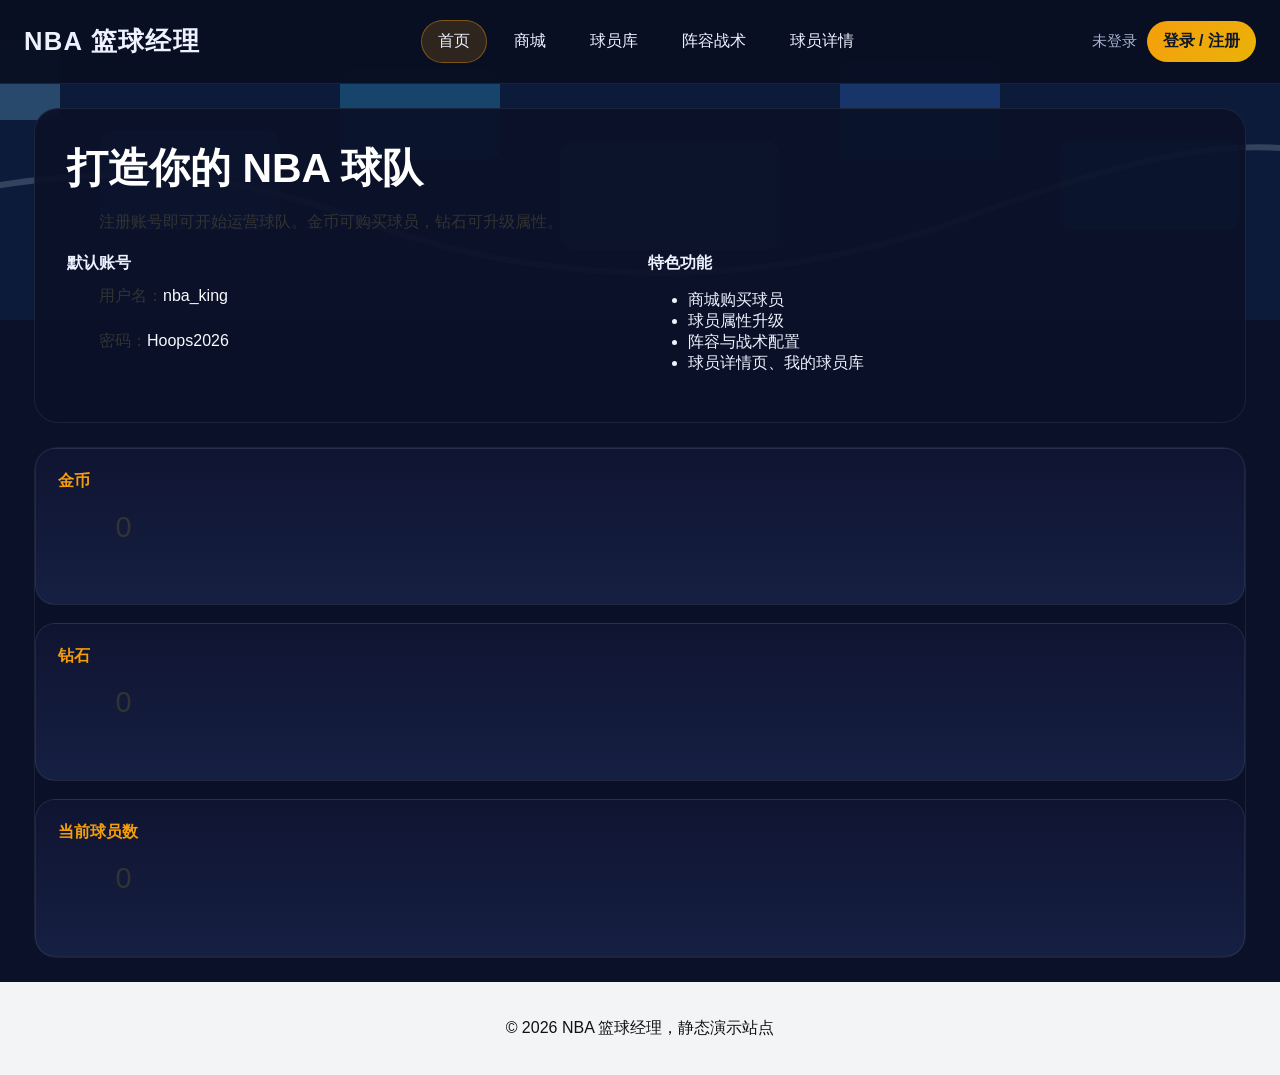
<file: index.html>
<!DOCTYPE html>
<html lang="zh-CN">
<head>
    <meta charset="UTF-8" />
    <meta name="viewport" content="width=device-width, initial-scale=1.0" />
    <title>NBA 篮球经理</title>
    <link rel="stylesheet" href="styles.css" />
</head>
<body>
    <div class="site-shell">
        <header class="header">
            <div class="brand">NBA 篮球经理</div>
            <nav class="nav-bar">
                <button class="nav-button active" data-section="home">首页</button>
                <button class="nav-button" data-section="shop">商城</button>
                <button class="nav-button" data-section="library">球员库</button>
                <button class="nav-button" data-section="strategy">阵容战术</button>
                <button class="nav-button" data-section="details">球员详情</button>
            </nav>
            <div class="user-panel">
                <div id="userInfo" class="user-info">未登录</div>
                <button id="loginBtn" class="action-button">登录 / 注册</button>
                <button id="logoutBtn" class="action-button hidden">退出</button>
            </div>
        </header>

        <main class="content">
            <section id="home" class="page-section active">
                <div class="hero-card">
                    <h1>打造你的 NBA 球队</h1>
                    <p>注册账号即可开始运营球队。金币可购买球员，钻石可升级属性。</p>
                    <div class="stats-panel">
                        <div>
                            <strong>默认账号</strong>
                            <p>用户名：<span class="strong-text">nba_king</span></p>
                            <p>密码：<span class="strong-text">Hoops2026</span></p>
                        </div>
                        <div>
                            <strong>特色功能</strong>
                            <ul>
                                <li>商城购买球员</li>
                                <li>球员属性升级</li>
                                <li>阵容与战术配置</li>
                                <li>球员详情页、我的球员库</li>
                            </ul>
                        </div>
                    </div>
                </div>
                <div class="card-grid">
                    <div class="mini-card">
                        <h2>金币</h2>
                        <p id="goldValue">0</p>
                    </div>
                    <div class="mini-card">
                        <h2>钻石</h2>
                        <p id="diamondValue">0</p>
                    </div>
                    <div class="mini-card">
                        <h2>当前球员数</h2>
                        <p id="playerCount">0</p>
                    </div>
                </div>
            </section>

            <section id="shop" class="page-section">
                <div class="section-header">
                    <h2>商城</h2>
                    <p>使用金币购买球员，开始组建你的首发阵容。</p>
                </div>
                <div id="shopList" class="card-grid shop-grid"></div>
            </section>

            <section id="library" class="page-section">
                <div class="section-header">
                    <h2>我的球员库</h2>
                    <p>查看已拥有的球员，使用钻石升级他们的属性。</p>
                </div>
                <div id="playerLibrary" class="card-grid shop-grid"></div>
            </section>

            <section id="strategy" class="page-section">
                <div class="section-header">
                    <h2>阵容战术</h2>
                    <p>选择首发球员并设定战术风格，提升比赛表现。</p>
                </div>
                <div class="strategy-panel">
                    <div class="strategy-box">
                        <h3>首发阵容</h3>
                        <div id="lineupSlots" class="lineup-grid"></div>
                    </div>
                    <div class="strategy-box">
                        <h3>战术选择</h3>
                        <div class="tactic-buttons">
                            <button class="tactic" data-tactic="平衡进攻">平衡进攻</button>
                            <button class="tactic" data-tactic="快速突破">快速突破</button>
                            <button class="tactic" data-tactic="防守反击">防守反击</button>
                            <button class="tactic" data-tactic="外线投射">外线投射</button>
                        </div>
                        <div class="selected-tactic">
                            当前战术：<span id="currentTactic">无</span>
                        </div>
                    </div>
                </div>
            </section>

            <section id="details" class="page-section">
                <div class="section-header">
                    <h2>球员详情</h2>
                    <p>从商城或球员库中点击“查看详情”来查看每位球员的完整属性。</p>
                </div>
                <div id="detailCard" class="detail-card hidden"></div>
            </section>
        </main>

        <footer class="footer">
            <p>© 2026 NBA 篮球经理，静态演示站点</p>
        </footer>
    </div>

    <div id="authOverlay" class="overlay hidden">
        <div class="auth-modal">
            <div class="auth-tabs">
                <button id="tabLogin" class="tab active">登录</button>
                <button id="tabRegister" class="tab">注册</button>
            </div>
            <form id="loginForm" class="auth-form active">
                <label>用户名</label>
                <input type="text" id="loginUsername" placeholder="输入用户名" />
                <label>密码</label>
                <input type="password" id="loginPassword" placeholder="输入密码" />
                <button type="submit" class="primary-button">登录</button>
            </form>
            <form id="registerForm" class="auth-form">
                <label>用户名</label>
                <input type="text" id="registerUsername" placeholder="创建用户名" />
                <label>密码</label>
                <input type="password" id="registerPassword" placeholder="创建密码" />
                <label>确认密码</label>
                <input type="password" id="registerConfirm" placeholder="再次输入密码" />
                <button type="submit" class="primary-button">注册</button>
            </form>
            <button id="closeAuth" class="close-button" aria-label="关闭">✕</button>
        </div>
    </div>

    <script src="app.js"></script>
</body>
</html>
</file>
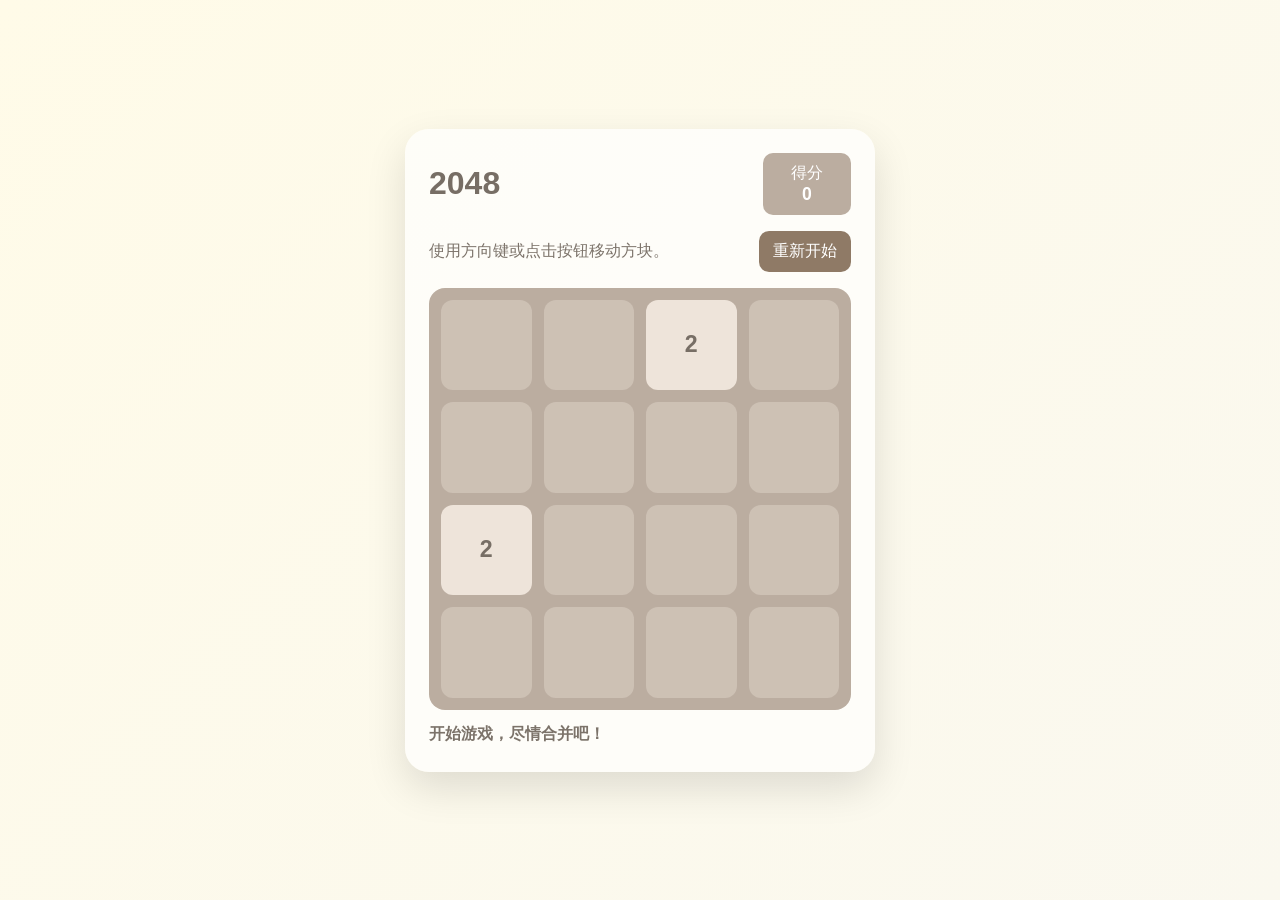
<file: 2048.html>
<!DOCTYPE html>
<html lang="zh-CN">
<head>
    <meta charset="UTF-8" />
    <meta name="viewport" content="width=device-width, initial-scale=1.0" />
    <title>2048 游戏</title>
    <style>
        :root {
            color-scheme: light;
            font-family: "Microsoft YaHei", Arial, sans-serif;
            --bg: #faf8ef;
            --panel: #bbada0;
            --text: #776e65;
            --tile-2: #eee4da;
            --tile-4: #ede0c8;
            --tile-8: #f2b179;
            --tile-16: #f59563;
            --tile-32: #f67c5f;
            --tile-64: #f65e3b;
            --tile-128: #edcf72;
            --tile-256: #edcc61;
            --tile-512: #edc850;
            --tile-1024: #edc53f;
            --tile-2048: #edc22e;
        }

        * { box-sizing: border-box; }

        body {
            margin: 0;
            min-height: 100vh;
            display: grid;
            place-items: center;
            background: linear-gradient(135deg, #fffbe8 0%, var(--bg) 100%);
            color: var(--text);
        }

        .game-wrap {
            width: min(92vw, 470px);
            padding: 24px;
            border-radius: 24px;
            background: rgba(255, 255, 255, 0.7);
            box-shadow: 0 16px 40px rgba(0, 0, 0, 0.12);
        }

        .topbar {
            display: flex;
            justify-content: space-between;
            align-items: center;
            margin-bottom: 16px;
        }

        h1 {
            margin: 0;
            font-size: 2rem;
            color: #776e65;
        }

        .score-box {
            background: #bbada0;
            color: #fff;
            padding: 10px 14px;
            border-radius: 10px;
            text-align: center;
            min-width: 88px;
        }

        .score-box strong {
            display: block;
            font-size: 1.1rem;
        }

        .controls {
            display: flex;
            justify-content: space-between;
            align-items: center;
            margin-bottom: 16px;
            gap: 10px;
        }

        .controls p {
            margin: 0;
            line-height: 1.5;
            color: #7c736a;
        }

        button {
            border: none;
            border-radius: 10px;
            padding: 10px 14px;
            font: inherit;
            cursor: pointer;
            background: #8f7a66;
            color: #fff;
            transition: transform 0.15s ease;
        }

        button:hover {
            transform: translateY(-1px);
        }

        .board {
            display: grid;
            grid-template-columns: repeat(4, 1fr);
            gap: 12px;
            padding: 12px;
            border-radius: 16px;
            background: var(--panel);
        }

        .cell {
            aspect-ratio: 1;
            border-radius: 12px;
            background: rgba(238, 228, 218, 0.35);
            display: grid;
            place-items: center;
            font-size: 1.45rem;
            font-weight: 700;
            color: #776e65;
            transition: all 0.15s ease;
        }

        .cell[data-value="2"] { background: var(--tile-2); }
        .cell[data-value="4"] { background: var(--tile-4); }
        .cell[data-value="8"] { background: var(--tile-8); color: #f9f6f2; }
        .cell[data-value="16"] { background: var(--tile-16); color: #f9f6f2; }
        .cell[data-value="32"] { background: var(--tile-32); color: #f9f6f2; }
        .cell[data-value="64"] { background: var(--tile-64); color: #f9f6f2; }
        .cell[data-value="128"] { background: var(--tile-128); color: #f9f6f2; }
        .cell[data-value="256"] { background: var(--tile-256); color: #f9f6f2; }
        .cell[data-value="512"] { background: var(--tile-512); color: #f9f6f2; }
        .cell[data-value="1024"] { background: var(--tile-1024); color: #f9f6f2; }
        .cell[data-value="2048"] { background: var(--tile-2048); color: #f9f6f2; }

        .status {
            margin-top: 14px;
            min-height: 24px;
            color: #7c736a;
            font-weight: 600;
        }

        @media (max-width: 480px) {
            .game-wrap { padding: 18px; }
            h1 { font-size: 1.6rem; }
            .cell { font-size: 1.2rem; }
        }
    </style>
</head>
<body>
    <div class="game-wrap">
        <div class="topbar">
            <h1>2048</h1>
            <div class="score-box">
                <span>得分</span>
                <strong id="score">0</strong>
            </div>
        </div>
        <div class="controls">
            <p>使用方向键或点击按钮移动方块。</p>
            <button id="restartBtn">重新开始</button>
        </div>
        <div class="board" id="board" aria-label="2048棋盘"></div>
        <div class="status" id="status">开始游戏，尽情合并吧！</div>
    </div>

    <script>
        const size = 4;
        const boardEl = document.getElementById('board');
        const scoreEl = document.getElementById('score');
        const statusEl = document.getElementById('status');
        const restartBtn = document.getElementById('restartBtn');

        let board = [];
        let score = 0;

        function createBoard() {
            return Array.from({ length: size }, () => Array(size).fill(0));
        }

        function resetGame() {
            board = createBoard();
            score = 0;
            scoreEl.textContent = score;
            statusEl.textContent = '开始游戏，尽情合并吧！';
            addRandomTile();
            addRandomTile();
            renderBoard();
        }

        function addRandomTile() {
            const emptyCells = [];
            board.forEach((row, rowIndex) => {
                row.forEach((cell, colIndex) => {
                    if (!cell) emptyCells.push([rowIndex, colIndex]);
                });
            });
            if (!emptyCells.length) return;
            const [row, col] = emptyCells[Math.floor(Math.random() * emptyCells.length)];
            board[row][col] = Math.random() < 0.9 ? 2 : 4;
        }

        function renderBoard() {
            boardEl.innerHTML = '';
            for (let row = 0; row < size; row += 1) {
                for (let col = 0; col < size; col += 1) {
                    const cell = document.createElement('div');
                    cell.className = 'cell';
                    cell.dataset.value = board[row][col] || '';
                    cell.textContent = board[row][col] || '';
                    boardEl.appendChild(cell);
                }
            }
        }

        function slide(line) {
            const filtered = line.filter((value) => value !== 0);
            const result = [];
            let gained = 0;

            for (let i = 0; i < filtered.length; i += 1) {
                if (filtered[i] === filtered[i + 1]) {
                    const merged = filtered[i] * 2;
                    result.push(merged);
                    gained += merged;
                    i += 1;
                } else {
                    result.push(filtered[i]);
                }
            }

            while (result.length < size) result.push(0);
            return { line: result, gained };
        }

        function move(direction) {
            const oldBoard = board.map((row) => [...row]);
            const moved = [];
            let totalGained = 0;

            if (direction === 'left' || direction === 'right') {
                for (let row = 0; row < size; row += 1) {
                    const line = direction === 'left' ? board[row] : [...board[row]].reverse();
                    const { line: newLine, gained } = slide(line);
                    moved.push(newLine);
                    totalGained += gained;
                }
                if (direction === 'right') {
                    board = moved.map((row) => row.slice().reverse());
                } else {
                    board = moved;
                }
            } else {
                for (let col = 0; col < size; col += 1) {
                    const line = [];
                    for (let row = 0; row < size; row += 1) {
                        line.push(board[row][col]);
                    }
                    const verticalLine = direction === 'up' ? line : line.reverse();
                    const { line: newLine, gained } = slide(verticalLine);
                    totalGained += gained;
                    for (let row = 0; row < size; row += 1) {
                        if (direction === 'up') {
                            board[row][col] = newLine[row];
                        } else {
                            board[size - 1 - row][col] = newLine[row];
                        }
                    }
                }
            }

            if (JSON.stringify(oldBoard) === JSON.stringify(board)) {
                return false;
            }

            score += totalGained;
            scoreEl.textContent = score;
            addRandomTile();
            renderBoard();
            checkGameStatus();
            return true;
        }

        function checkGameStatus() {
            if (board.flat().includes(0)) {
                statusEl.textContent = '继续加油！';
                return;
            }
            let canMerge = false;
            for (let row = 0; row < size; row += 1) {
                for (let col = 0; col < size; col += 1) {
                    const value = board[row][col];
                    const right = board[row][col + 1];
                    const down = board[row + 1]?.[col];
                    if ((right && value === right) || (down && value === down)) {
                        canMerge = true;
                        break;
                    }
                }
                if (canMerge) break;
            }
            statusEl.textContent = canMerge ? '继续加油！' : '游戏结束，重新开始吧！';
        }

        document.addEventListener('keydown', (event) => {
            const moves = { ArrowLeft: 'left', ArrowRight: 'right', ArrowUp: 'up', ArrowDown: 'down' };
            const direction = moves[event.key];
            if (!direction) return;
            event.preventDefault();
            move(direction);
        });

        restartBtn.addEventListener('click', resetGame);

        resetGame();
    </script>
</body>
</html>
</file>
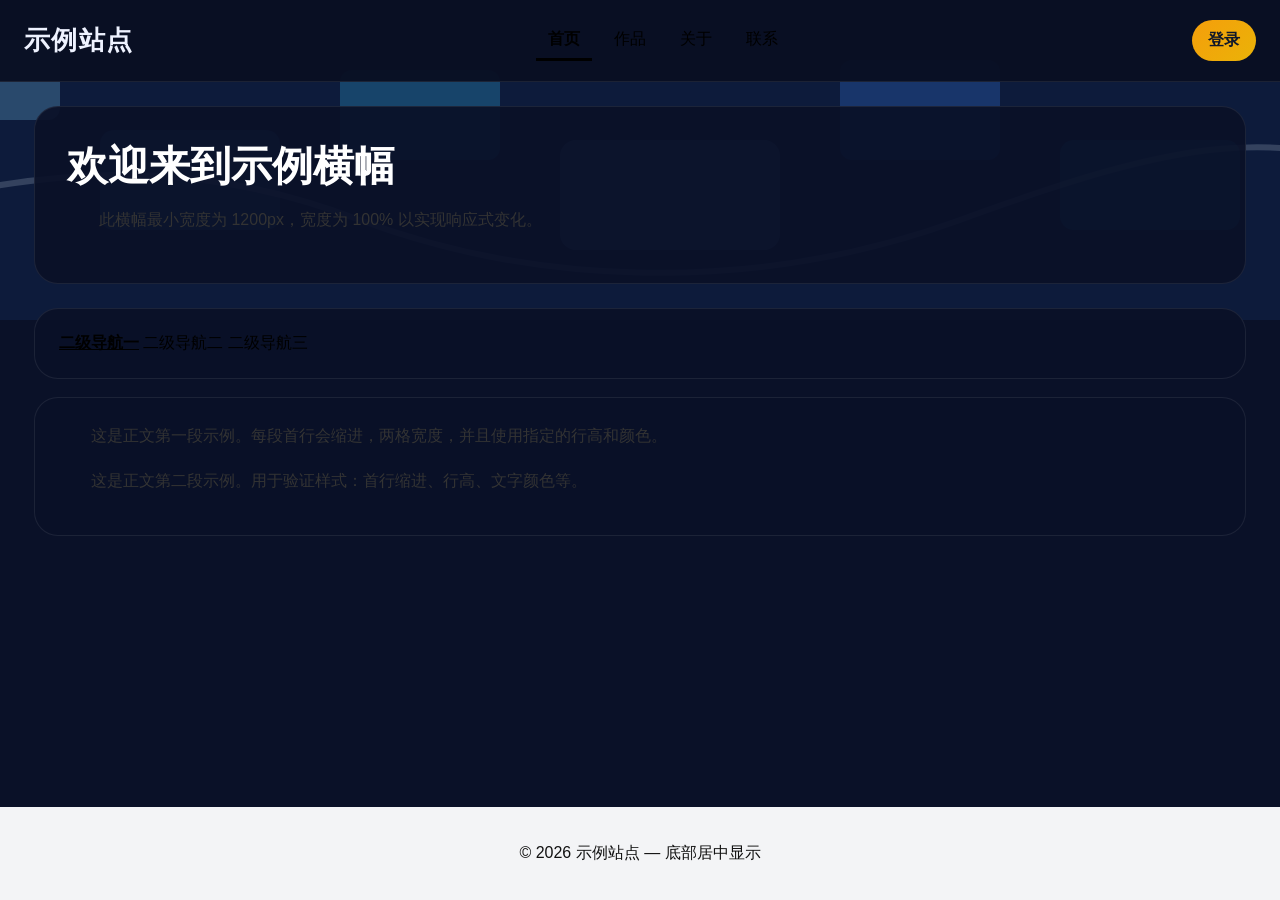
<file: beautiful.html>
<!doctype html>
<html lang="zh-CN">
<head>
    <meta charset="utf-8">
    <meta name="viewport" content="width=device-width,initial-scale=1">
    <title>Beautiful Page</title>
    <link rel="stylesheet" href="styles.css">
    <style>
        /* small override to keep banner content readable when min-width forces horizontal scroll */
        .hero-card.banner { overflow: hidden; }
    </style>
</head>
<body class="site-shell">

<header class="header">
    <div class="brand">示例站点</div>
    <nav class="nav-bar">
        <a href="#" class="active">首页</a>
        <a href="#">作品</a>
        <a href="#">关于</a>
        <a href="#">联系</a>
    </nav>
    <div class="user-panel">
        <button class="action-button">登录</button>
    </div>
</header>

<main class="content">
    <div class="hero-card banner">
        <h1>欢迎来到示例横幅</h1>
        <p>此横幅最小宽度为 1200px，宽度为 100% 以实现响应式变化。</p>
    </div>

    <div class="section-header">
        <nav class="sub-nav">
            <a href="#" class="active">二级导航一</a>
            <a href="#">二级导航二</a>
            <a href="#">二级导航三</a>
        </nav>
    </div>

    <article class="detail-card">
        <p>这是正文第一段示例。每段首行会缩进，两格宽度，并且使用指定的行高和颜色。</p>
        <p>这是正文第二段示例。用于验证样式：首行缩进、行高、文字颜色等。</p>
    </article>
</main>

<footer class="footer">
    <p>© 2026 示例站点 — 底部居中显示</p>
</footer>

</body>
</html>
</file>
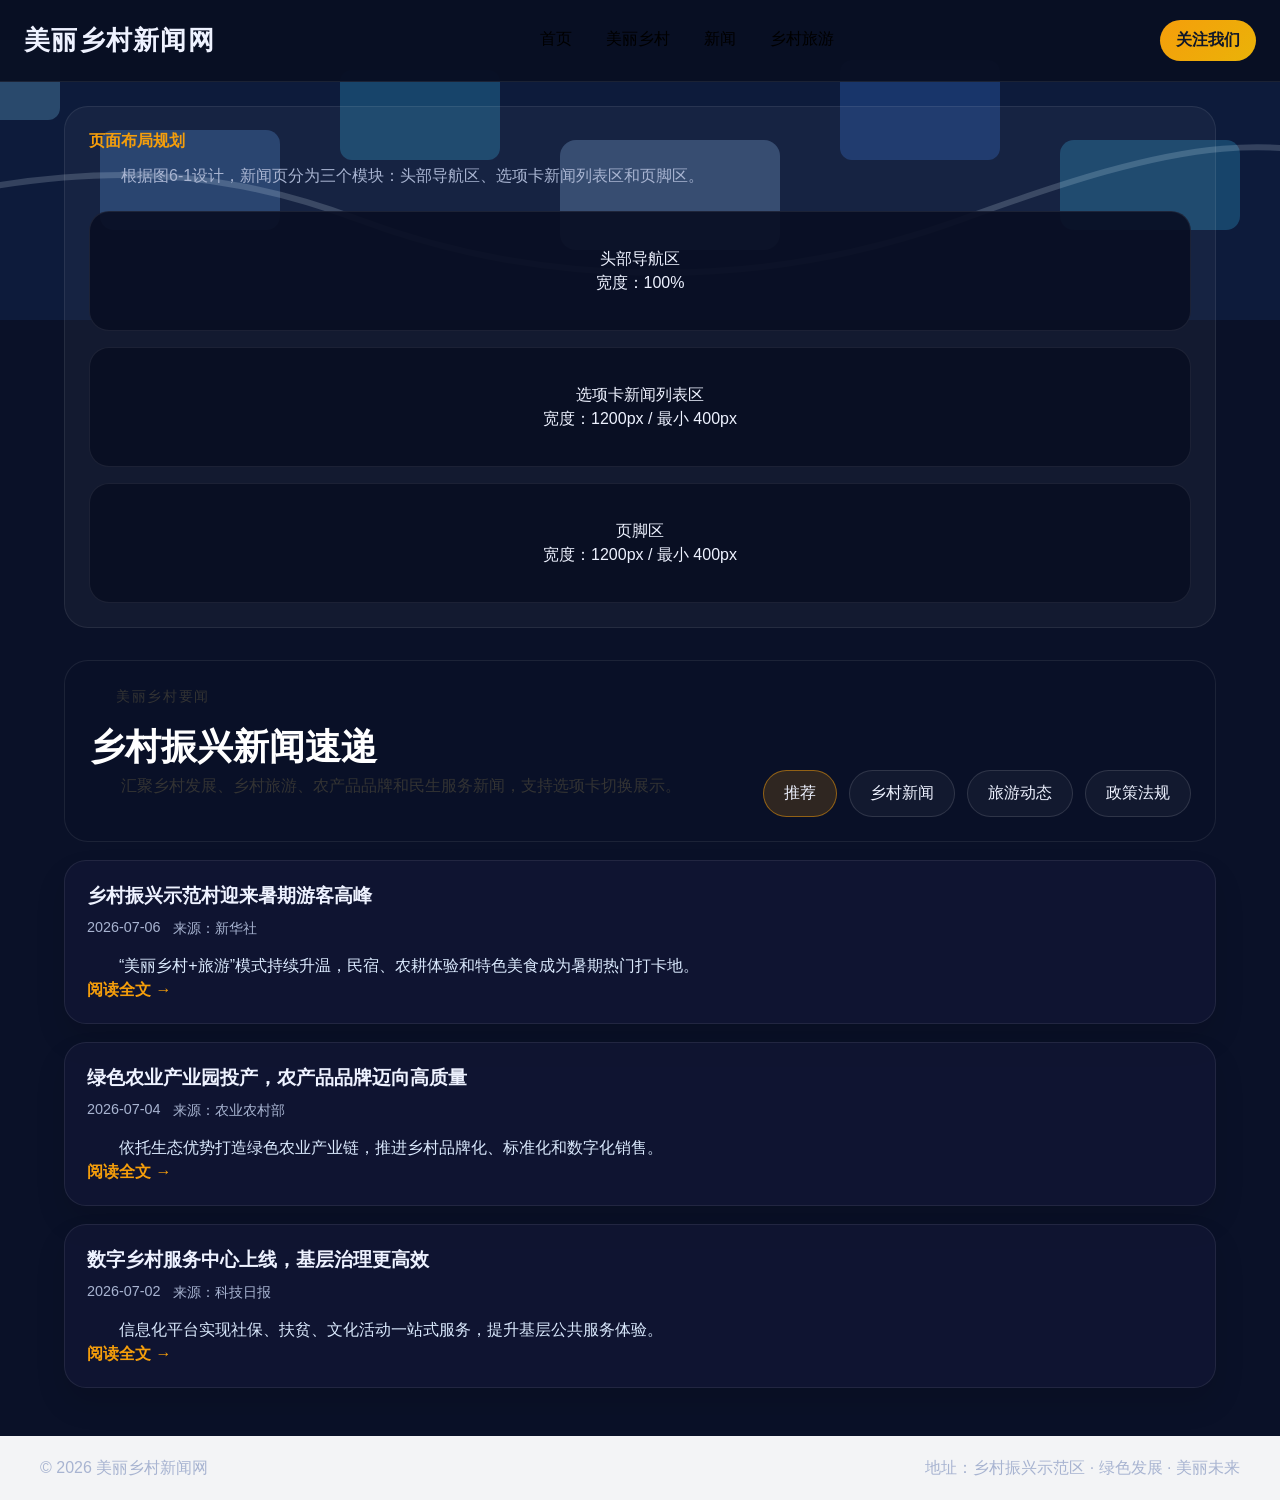
<file: beautifulnew.html>
﻿<!doctype html>
<html lang="zh-CN">
<head>
    <meta charset="utf-8">
    <meta name="viewport" content="width=device-width, initial-scale=1">
    <title>美丽乡村新闻</title>
    <link rel="stylesheet" href="styles.css">
    <link rel="stylesheet" href="beautifulnew.css">
</head>
<body class="site-shell">

<header class="header news-header">
    <div class="brand">美丽乡村新闻网</div>
    <nav class="nav-bar">
        <a href="index.html">首页</a>
        <a href="beautiful.html">美丽乡村</a>
        <a href="news.html">新闻</a>
        <a href="minsu.html">乡村旅游</a>
    </nav>
    <button class="action-button">关注我们</button>
</header>

<main class="content">
    <section class="page-plan">
        <div class="plan-title">
            <span>页面布局规划</span>
            <p>根据图6-1设计，新闻页分为三个模块：头部导航区、选项卡新闻列表区和页脚区。</p>
        </div>
        <div class="layout-diagram">
            <div class="layout-block header-block">头部导航区<br>宽度：100%</div>
            <div class="layout-block tab-block">选项卡新闻列表区<br>宽度：1200px / 最小 400px</div>
            <div class="layout-block footer-block">页脚区<br>宽度：1200px / 最小 400px</div>
        </div>
    </section>

    <section class="news-panel">
        <div class="panel-header">
            <div>
                <p class="eyebrow">美丽乡村要闻</p>
                <h1>乡村振兴新闻速递</h1>
                <p class="panel-description">汇聚乡村发展、乡村旅游、农产品品牌和民生服务新闻，支持选项卡切换展示。</p>
            </div>
            <div class="tabs" role="tablist">
                <button class="tab-button active" data-tab="tab-recommend" type="button">推荐</button>
                <button class="tab-button" data-tab="tab-rural" type="button">乡村新闻</button>
                <button class="tab-button" data-tab="tab-tour" type="button">旅游动态</button>
                <button class="tab-button" data-tab="tab-policy" type="button">政策法规</button>
            </div>
        </div>

        <div class="tab-content">
            <div class="tab-pane active" id="tab-recommend">
                <article class="news-card">
                    <h3>乡村振兴示范村迎来暑期游客高峰</h3>
                    <div class="meta"><span>2026-07-06</span><span>来源：新华社</span></div>
                    <p>“美丽乡村+旅游”模式持续升温，民宿、农耕体验和特色美食成为暑期热门打卡地。</p>
                    <a href="#">阅读全文 →</a>
                </article>
                <article class="news-card">
                    <h3>绿色农业产业园投产，农产品品牌迈向高质量</h3>
                    <div class="meta"><span>2026-07-04</span><span>来源：农业农村部</span></div>
                    <p>依托生态优势打造绿色农业产业链，推进乡村品牌化、标准化和数字化销售。</p>
                    <a href="#">阅读全文 →</a>
                </article>
                <article class="news-card">
                    <h3>数字乡村服务中心上线，基层治理更高效</h3>
                    <div class="meta"><span>2026-07-02</span><span>来源：科技日报</span></div>
                    <p>信息化平台实现社保、扶贫、文化活动一站式服务，提升基层公共服务体验。</p>
                    <a href="#">阅读全文 →</a>
                </article>
            </div>

            <div class="tab-pane" id="tab-rural">
                <article class="news-card">
                    <h3>美丽乡村改造项目完工，村庄焕然一新</h3>
                    <div class="meta"><span>2026-06-28</span><span>来源：人民日报</span></div>
                    <p>道路硬化、排水升级和文化墙建设提升乡村颜值，农户生活品质稳步提升。</p>
                    <a href="#">阅读全文 →</a>
                </article>
                <article class="news-card">
                    <h3>乡村文化活动丰富，红色基因传承更有力</h3>
                    <div class="meta"><span>2026-06-22</span><span>来源：央视新闻</span></div>
                    <p>系列文化节活动拉近城乡交流，推动传统手工艺与民俗文化传承发展。</p>
                    <a href="#">阅读全文 →</a>
                </article>
                <article class="news-card">
                    <h3>生态治理持续推进，河道清洁见成效</h3>
                    <div class="meta"><span>2026-06-18</span><span>来源：省环保厅</span></div>
                    <p>生态修复和垃圾分类同步实施，乡村生态面貌显著改善，居民幸福感提升。</p>
                    <a href="#">阅读全文 →</a>
                </article>
            </div>

            <div class="tab-pane" id="tab-tour">
                <article class="news-card">
                    <h3>乡村研学线路发布，亲子游报名火爆</h3>
                    <div class="meta"><span>2026-06-15</span><span>来源：教育部官网</span></div>
                    <p>丰富的农耕体验和生态课堂，让孩子们在自然乡野中了解农业与乡村文化。</p>
                    <a href="#">阅读全文 →</a>
                </article>
                <article class="news-card">
                    <h3>省级美丽乡村精品线路上线</h3>
                    <div class="meta"><span>2026-06-12</span><span>来源：省文旅厅</span></div>
                    <p>推荐生态采摘、古村落游览和民宿体验三条精品线路，促进农旅融合发展。</p>
                    <a href="#">阅读全文 →</a>
                </article>
                <article class="news-card">
                    <h3>乡村特色展销会吸引众多游客</h3>
                    <div class="meta"><span>2026-06-08</span><span>来源：地方日报</span></div>
                    <p>当地农特产品与手工艺品同台展示，助力农民增收、乡村旅游形象更靓丽。</p>
                    <a href="#">阅读全文 →</a>
                </article>
            </div>

            <div class="tab-pane" id="tab-policy">
                <article class="news-card">
                    <h3>新农保政策发布，乡村保障范围扩大</h3>
                    <div class="meta"><span>2026-06-05</span><span>来源：人社部</span></div>
                    <p>政策强调推进农村养老、医保和就业服务，强化基层社会保障体系建设。</p>
                    <a href="#">阅读全文 →</a>
                </article>
                <article class="news-card">
                    <h3>乡村振兴重点项目清单发布，落实加速</h3>
                    <div class="meta"><span>2026-06-01</span><span>来源：国务院新闻办</span></div>
                    <p>清单覆盖基础设施、产业发展、生态保护和公共服务四大板块，推动乡村稳步发展。</p>
                    <a href="#">阅读全文 →</a>
                </article>
                <article class="news-card">
                    <h3>农业品牌认证升级，特色农产品更具竞争力</h3>
                    <div class="meta"><span>2026-05-28</span><span>来源：农业农村部</span></div>
                    <p>加强品牌监管与质量追溯，促进乡村特色产业从规模化向价值化转型。</p>
                    <a href="#">阅读全文 →</a>
                </article>
            </div>
        </div>
    </section>
</main>

<footer class="footer news-footer">
    <div class="footer-inner">
        <p>© 2026 美丽乡村新闻网</p>
        <p>地址：乡村振兴示范区 · 绿色发展 · 美丽未来</p>
    </div>
</footer>

<script>
    const tabs = document.querySelectorAll('.tab-button');
    const panes = document.querySelectorAll('.tab-pane');

    tabs.forEach(button => {
        button.addEventListener('click', () => {
            tabs.forEach(item => item.classList.remove('active'));
            panes.forEach(pane => pane.classList.remove('active'));
            button.classList.add('active');
            document.getElementById(button.dataset.tab).classList.add('active');
        });
    });
</script>

</body>
</html>
</file>
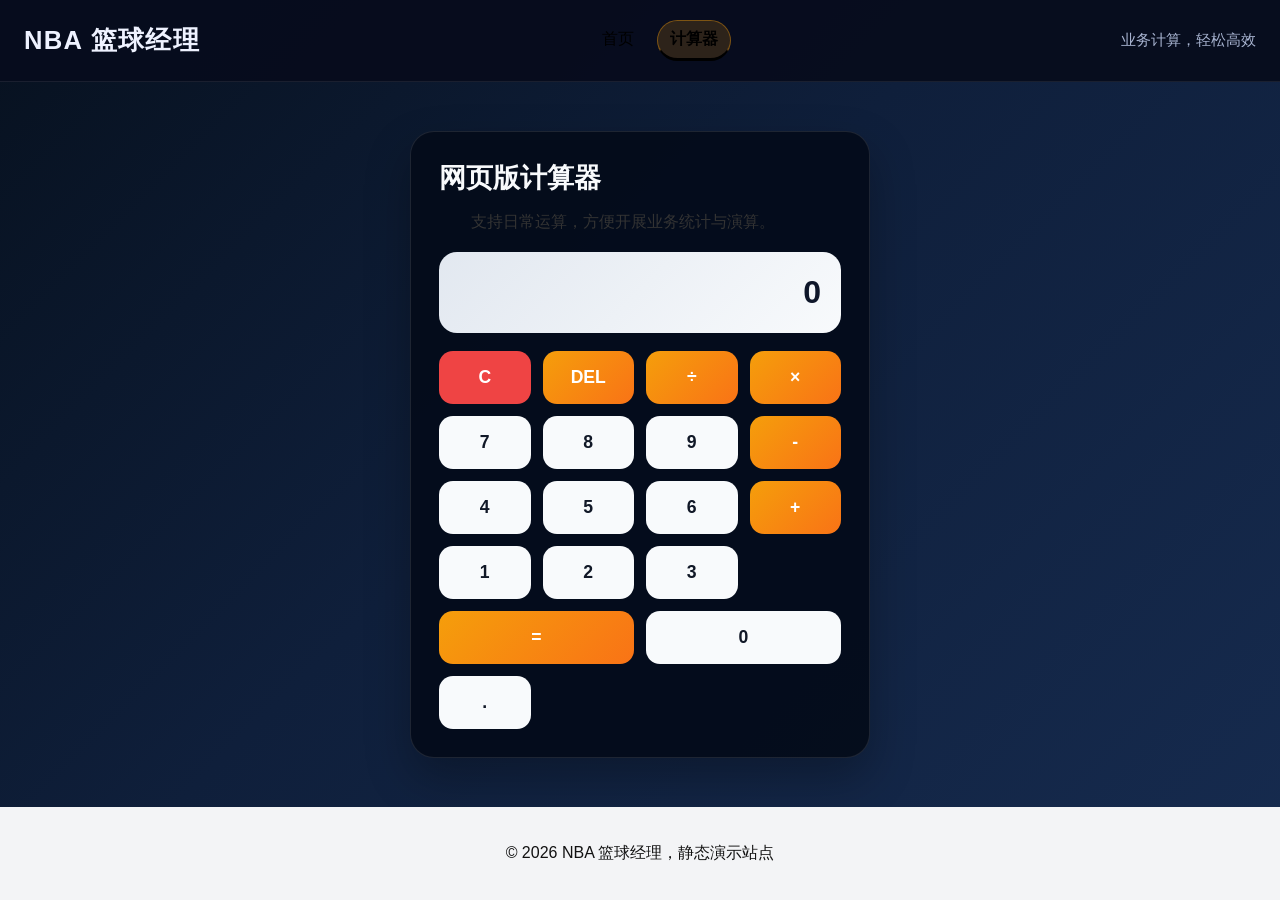
<file: calculator.html>
<!DOCTYPE html>
<html lang="zh-CN">
<head>
    <meta charset="UTF-8" />
    <meta name="viewport" content="width=device-width, initial-scale=1.0" />
    <title>网页版计算器</title>
    <link rel="stylesheet" href="styles.css" />
    <style>
        body {
            background: linear-gradient(135deg, #07111f 0%, #0f1f3b 45%, #162b4f 100%);
        }

        .header {
            background: rgba(7, 12, 29, 0.95);
        }

        .nav-button {
            color: #f8fafc;
            text-decoration: none;
        }

        .calculator-page {
            display: flex;
            align-items: center;
            justify-content: center;
            padding: 40px 24px;
        }

        .calculator-shell {
            width: min(460px, 100%);
            padding: 28px;
            border-radius: 24px;
            background: rgba(5, 12, 27, 0.95);
            border: 1px solid rgba(255, 255, 255, 0.1);
            box-shadow: 0 20px 45px rgba(0, 0, 0, 0.28);
        }

        .calculator-heading {
            margin: 0 0 12px;
            font-size: 1.7rem;
            font-weight: 700;
            color: #f8fafc;
        }

        .calculator-copy {
            margin: 0 0 20px;
            color: #a8b4d1;
            line-height: 1.6;
        }

        .calculator-display {
            margin-bottom: 18px;
            padding: 22px 20px;
            min-height: 78px;
            border-radius: 18px;
            background: linear-gradient(135deg, #e2e8f0, #f8fafc);
            color: #0f172a;
            font-size: 2rem;
            font-weight: 700;
            text-align: right;
            overflow-x: auto;
            display: flex;
            align-items: center;
            justify-content: flex-end;
            word-break: break-all;
        }

        .calculator-keypad {
            display: grid;
            grid-template-columns: repeat(4, 1fr);
            gap: 12px;
        }

        .calc-btn {
            border: none;
            border-radius: 14px;
            padding: 16px 0;
            font-size: 1.1rem;
            font-weight: 700;
            cursor: pointer;
            transition: transform 0.15s ease, box-shadow 0.15s ease, background 0.2s ease;
        }

        .calc-btn:hover {
            transform: translateY(-1px);
            box-shadow: 0 8px 16px rgba(0, 0, 0, 0.16);
        }

        .calc-btn:active {
            transform: translateY(0);
        }

        .calc-number {
            background: #f8fafc;
            color: #111827;
        }

        .calc-operator,
        .calc-equals {
            background: linear-gradient(135deg, #f59e0b, #f97316);
            color: #fff;
        }

        .calc-clear {
            background: #ef4444;
            color: #fff;
        }

        .calc-zero {
            grid-column: span 2;
        }

        .calc-equals {
            grid-column: span 2;
        }

        @media (max-width: 640px) {
            .calculator-shell {
                padding: 20px;
            }

            .calculator-display {
                min-height: 68px;
                font-size: 1.6rem;
            }
        }
    </style>
</head>
<body>
    <div class="site-shell">
        <header class="header">
            <div class="brand">NBA 篮球经理</div>
            <nav class="nav-bar">
                <a class="nav-button" href="index.html">首页</a>
                <a class="nav-button active" href="calculator.html">计算器</a>
            </nav>
            <div class="user-panel">
                <div class="user-info">业务计算，轻松高效</div>
            </div>
        </header>

        <main class="content calculator-page">
            <section class="calculator-shell">
                <h1 class="calculator-heading">网页版计算器</h1>
                <p class="calculator-copy">支持日常运算，方便开展业务统计与演算。</p>
                <div class="calculator-display" id="display" aria-live="polite">0</div>
                <div class="calculator-keypad">
                    <button type="button" class="calc-btn calc-clear" data-action="clear">C</button>
                    <button type="button" class="calc-btn calc-operator" data-action="delete">DEL</button>
                    <button type="button" class="calc-btn calc-operator" data-action="operator" data-value="/">÷</button>
                    <button type="button" class="calc-btn calc-operator" data-action="operator" data-value="*">×</button>

                    <button type="button" class="calc-btn calc-number" data-action="number" data-value="7">7</button>
                    <button type="button" class="calc-btn calc-number" data-action="number" data-value="8">8</button>
                    <button type="button" class="calc-btn calc-number" data-action="number" data-value="9">9</button>
                    <button type="button" class="calc-btn calc-operator" data-action="operator" data-value="-">-</button>

                    <button type="button" class="calc-btn calc-number" data-action="number" data-value="4">4</button>
                    <button type="button" class="calc-btn calc-number" data-action="number" data-value="5">5</button>
                    <button type="button" class="calc-btn calc-number" data-action="number" data-value="6">6</button>
                    <button type="button" class="calc-btn calc-operator" data-action="operator" data-value="+">+</button>

                    <button type="button" class="calc-btn calc-number" data-action="number" data-value="1">1</button>
                    <button type="button" class="calc-btn calc-number" data-action="number" data-value="2">2</button>
                    <button type="button" class="calc-btn calc-number" data-action="number" data-value="3">3</button>
                    <button type="button" class="calc-btn calc-equals" data-action="equals">=</button>

                    <button type="button" class="calc-btn calc-number calc-zero" data-action="number" data-value="0">0</button>
                    <button type="button" class="calc-btn calc-number" data-action="number" data-value=".">.</button>
                </div>
            </section>
        </main>

        <footer class="footer">
            <p>© 2026 NBA 篮球经理，静态演示站点</p>
        </footer>
    </div>

    <script>
        const display = document.getElementById('display');
        const keypad = document.querySelector('.calculator-keypad');
        let expression = '';
        let lastAction = '';

        function updateDisplay(value) {
            display.textContent = value;
        }

        function isOperator(value) {
            return ['+', '-', '*', '/'].includes(value);
        }

        function formatResult(value) {
            return Number(value).toFixed(2);
        }

        function appendNumber(value) {
            if (lastAction === 'equals') {
                expression = '';
                lastAction = '';
            }
            if (value === '.' && expression.includes('.')) {
                return;
            }
            if (value === '.' && expression === '') {
                expression = '0.';
                updateDisplay(expression);
                return;
            }
            if (expression === '0' && value !== '.') {
                expression = value;
            } else {
                expression += value;
            }
            updateDisplay(expression);
        }

        function appendOperator(value) {
            if (lastAction === 'equals') {
                lastAction = '';
            }
            if (expression === '') {
                if (value === '-') {
                    expression = '-';
                    updateDisplay(expression);
                }
                return;
            }
            if (isOperator(expression.slice(-1))) {
                expression = expression.slice(0, -1) + value;
            } else {
                expression += value;
            }
            updateDisplay(expression);
            lastAction = 'operator';
        }

        function calculate() {
            if (!expression || isOperator(expression.slice(-1))) {
                return;
            }
            const normalized = expression.replace(/×/g, '*').replace(/÷/g, '/');
            try {
                const result = Function(`"use strict"; return (${normalized})`)();
                if (!Number.isFinite(result)) {
                    throw new Error('invalid');
                }
                expression = formatResult(result);
                updateDisplay(expression);
                lastAction = 'equals';
            } catch (error) {
                expression = '';
                updateDisplay('0');
                lastAction = '';
            }
        }

        function clearExpression() {
            expression = '';
            lastAction = '';
            updateDisplay('0');
        }

        function deleteLast() {
            if (lastAction === 'equals') {
                clearExpression();
                return;
            }
            if (expression.length > 0) {
                expression = expression.slice(0, -1);
                updateDisplay(expression || '0');
            }
        }

        keypad.addEventListener('click', (event) => {
            const button = event.target.closest('button');
            if (!button) {
                return;
            }
            const { action, value } = button.dataset;
            if (action === 'number') {
                appendNumber(value);
            } else if (action === 'operator') {
                appendOperator(value);
            } else if (action === 'equals') {
                calculate();
            } else if (action === 'clear') {
                clearExpression();
            } else if (action === 'delete') {
                deleteLast();
            }
        });
    </script>
</body>
</html>
</file>
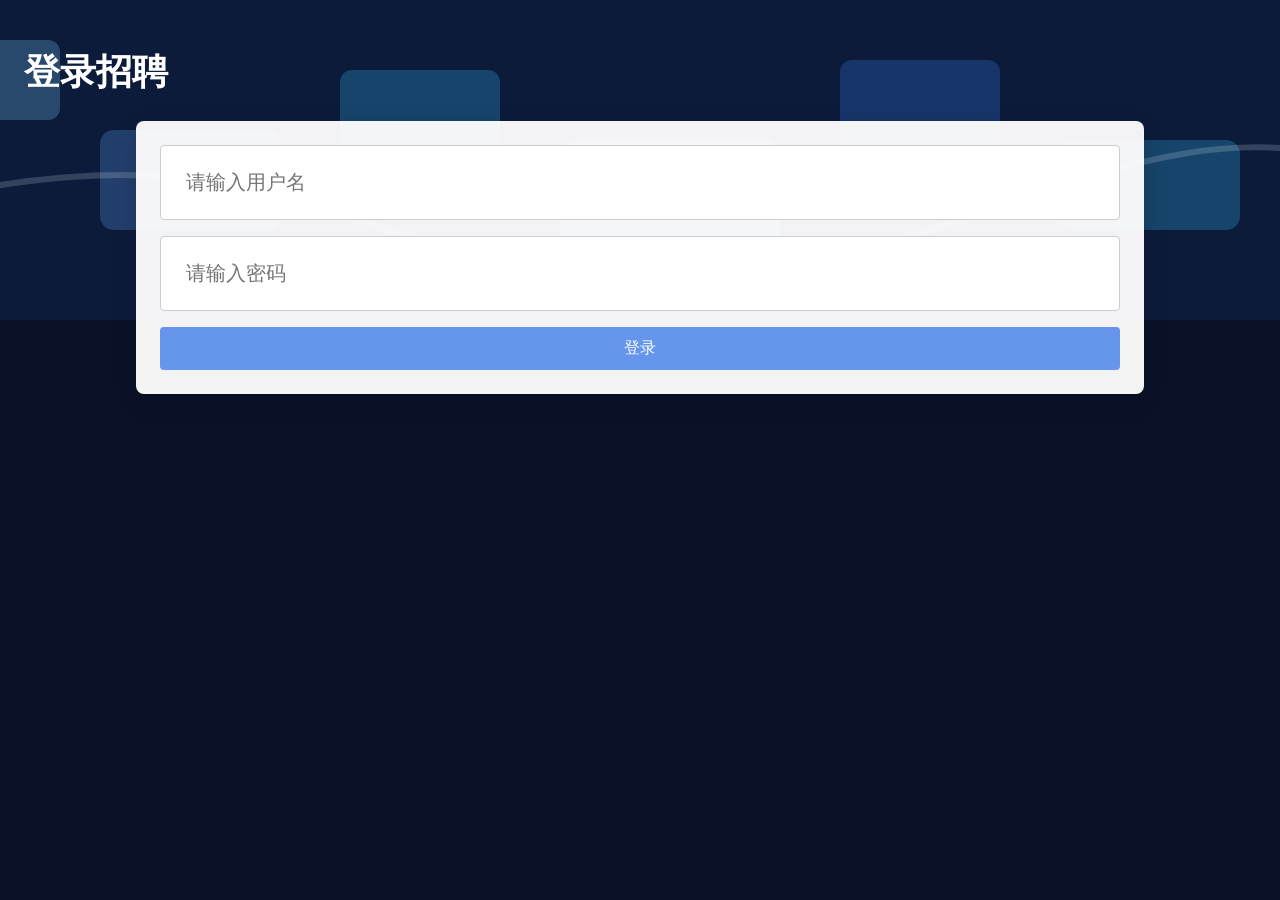
<file: dengluzhaopin.html>
<!doctype html>
<html lang="zh-CN">
<head>
    <meta charset="utf-8">
    <meta name="viewport" content="width=device-width, initial-scale=1">
    <title>登录招聘</title>
    <link rel="stylesheet" href="dengluzhaopin.css">
</head>
<body>
    <h1 class="software-title">登录招聘</h1>
    <div class="container">
        <form>
            <input type="text" placeholder="请输入用户名">
            <input type="password" placeholder="请输入密码">
            <button type="submit">登录</button>
        </form>
    </div>
</body>
</html>
</file>
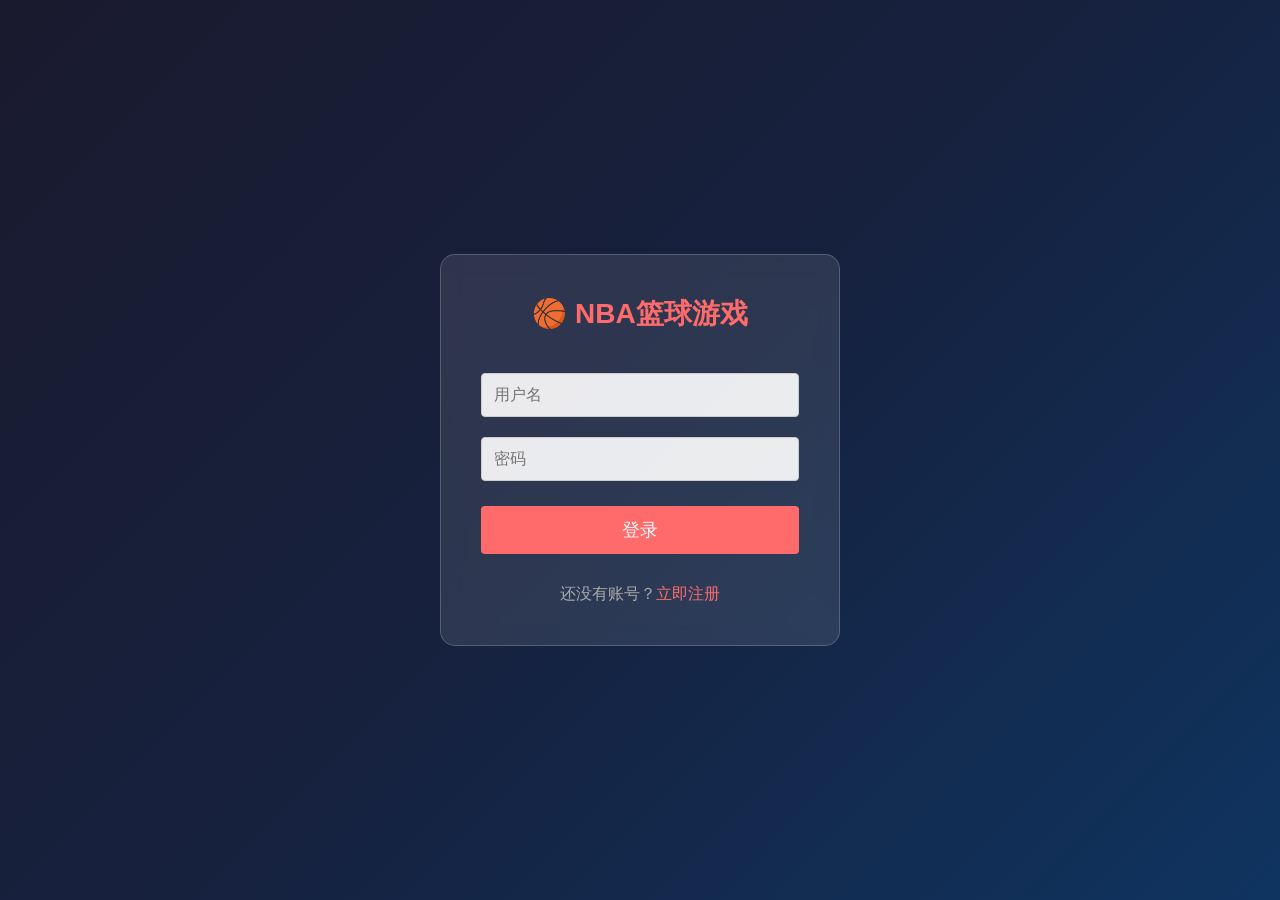
<file: game.html>
<!DOCTYPE html>
<html lang="zh-CN">
<head>
  <meta charset="UTF-8">
  <meta name="viewport" content="width=device-width, initial-scale=1.0">
  <title>NBA篮球游戏</title>
  <style>
    * { margin: 0; padding: 0; box-sizing: border-box; }
    body { font-family: 'Microsoft YaHei', sans-serif; background: linear-gradient(135deg, #1a1a2e 0%, #16213e 50%, #0f3460 100%); min-height: 100vh; color: #fff; }
    .login-page, .register-page { display: flex; justify-content: center; align-items: center; min-height: 100vh; padding: 20px; }
    .login-box, .register-box { background: rgba(255,255,255,0.1); backdrop-filter: blur(10px); border-radius: 15px; padding: 40px; width: 100%; max-width: 400px; border: 1px solid rgba(255,255,255,0.2); }
    .login-box h2, .register-box h2 { text-align: center; margin-bottom: 30px; color: #ff6b6b; font-size: 28px; }
    .login-box input, .register-box input { width: 100%; padding: 12px; margin: 10px 0; border: 1px solid #ccc; border-radius: 4px; font-size: 16px; background: rgba(255,255,255,0.9); color: #333; }
    .login-box button, .register-box button { width: 100%; padding: 12px; margin: 15px 0; background: #ff6b6b; border: none; border-radius: 4px; color: #fff; font-size: 18px; cursor: pointer; transition: all 0.3s; }
    .login-box button:hover, .register-box button:hover { background: #ee5a5a; }
    .login-box p, .register-box p { text-align: center; margin-top: 15px; color: #aaa; }
    .login-box a, .register-box a { color: #ff6b6b; text-decoration: none; }
    .nav-bar { background: rgba(0,0,0,0.5); padding: 15px 30px; display: flex; justify-content: space-between; align-items: center; position: fixed; top: 0; left: 0; right: 0; z-index: 100; }
    .nav-bar h1 { color: #ff6b6b; font-size: 24px; }
    .nav-links { display: flex; gap: 20px; }
    .nav-links a { color: #fff; text-decoration: none; padding: 8px 15px; border-radius: 5px; transition: all 0.3s; }
    .nav-links a:hover, .nav-links a.active { background: rgba(255,107,107,0.3); color: #ff6b6b; }
    .resources { display: flex; gap: 20px; align-items: center; }
    .gold { color: #ffd700; font-weight: bold; }
    .diamond { color: #00d4ff; font-weight: bold; }
    .main-content { margin-top: 70px; padding: 30px; max-width: 1200px; margin-left: auto; margin-right: auto; }
    .page { display: none; animation: fadeIn 0.3s ease; }
    .page.active { display: block; }
    @keyframes fadeIn { from { opacity: 0; transform: translateY(20px); } to { opacity: 1; transform: translateY(0); } }
    .section-title { font-size: 24px; color: #ff6b6b; margin-bottom: 25px; padding-bottom: 10px; border-bottom: 2px solid rgba(255,107,107,0.3); }
    .player-grid { display: grid; grid-template-columns: repeat(auto-fill, minmax(200px, 1fr)); gap: 20px; }
    .player-card { background: rgba(255,255,255,0.1); border-radius: 12px; padding: 15px; text-align: center; transition: all 0.3s; cursor: pointer; }
    .player-card:hover { transform: translateY(-5px); background: rgba(255,255,255,0.15); }
    .player-image { width: 120px; height: 120px; margin: 0 auto 10px; border-radius: 50%; overflow: hidden; background: rgba(255,255,255,0.1); }
    .player-image svg { width: 100%; height: 100%; }
    .player-name { font-weight: bold; font-size: 16px; margin-bottom: 5px; }
    .player-pos { font-size: 12px; color: #aaa; margin-bottom: 10px; }
    .player-price { color: #ffd700; font-weight: bold; margin-bottom: 10px; }
    .buy-btn { background: #ff6b6b; border: none; padding: 8px 20px; border-radius: 5px; color: #fff; cursor: pointer; transition: all 0.3s; }
    .buy-btn:hover { background: #ee5a5a; }
    .buy-btn:disabled { background: #666; cursor: not-allowed; }
    .upgrade-btn { background: #00d4ff; border: none; padding: 8px 20px; border-radius: 5px; color: #fff; cursor: pointer; transition: all 0.3s; }
    .upgrade-btn:hover { background: #00a8cc; }
    .upgrade-btn:disabled { background: #666; cursor: not-allowed; }
    .player-stats { text-align: left; font-size: 12px; color: #ccc; margin-top: 10px; }
    .player-stats p { margin: 3px 0; }
    .modal { display: none; position: fixed; top: 0; left: 0; right: 0; bottom: 0; background: rgba(0,0,0,0.7); z-index: 200; justify-content: center; align-items: center; }
    .modal.active { display: flex; }
    .modal-content { background: #2a2a4a; border-radius: 15px; padding: 30px; width: 100%; max-width: 500px; border: 1px solid rgba(255,255,255,0.2); }
    .modal-content h3 { color: #ff6b6b; margin-bottom: 20px; }
    .modal-content .player-image { width: 150px; height: 150px; margin: 0 auto 20px; }
    .modal-content .close-btn { background: #666; border: none; padding: 8px 20px; border-radius: 5px; color: #fff; cursor: pointer; margin-top: 20px; }
    .lineup-container { background: rgba(255,255,255,0.05); border-radius: 15px; padding: 30px; }
    .lineup-court { background: linear-gradient(180deg, #1a4d3e 0%, #0d3329 100%); border-radius: 10px; padding: 40px; position: relative; }
    .court-lines { position: absolute; top: 10px; left: 10px; right: 10px; bottom: 10px; border: 2px solid rgba(255,255,255,0.3); border-radius: 8px; }
    .free-throw-circle { width: 80px; height: 80px; border: 2px solid rgba(255,255,255,0.3); border-radius: 50%; position: absolute; top: 50%; left: 50%; transform: translate(-50%, -50%); }
    .lineup-positions { display: grid; grid-template-columns: repeat(5, 1fr); gap: 20px; margin-top: 30px; }
    .position-slot { background: rgba(255,255,255,0.1); border-radius: 10px; padding: 15px; text-align: center; border: 2px dashed rgba(255,255,255,0.2); }
    .position-slot.filled { border: 2px solid #ff6b6b; background: rgba(255,107,107,0.1); }
    .position-slot .pos-label { font-size: 14px; color: #aaa; margin-bottom: 10px; }
    .position-slot .player-name { font-size: 12px; }
    .tactics-container { display: grid; grid-template-columns: repeat(3, 1fr); gap: 20px; }
    .tactic-card { background: rgba(255,255,255,0.1); border-radius: 12px; padding: 20px; text-align: center; cursor: pointer; transition: all 0.3s; }
    .tactic-card:hover, .tactic-card.active { transform: translateY(-5px); background: rgba(255,107,107,0.2); border: 1px solid #ff6b6b; }
    .tactic-card h4 { margin-bottom: 10px; }
    .tactic-card p { font-size: 12px; color: #aaa; }
    .available-players { margin-top: 30px; }
    .available-players h4 { color: #ff6b6b; margin-bottom: 15px; }
    .available-players-list { display: grid; grid-template-columns: repeat(auto-fill, minmax(150px, 1fr)); gap: 10px; }
    .available-player-item { background: rgba(255,255,255,0.1); border-radius: 8px; padding: 10px; text-align: center; cursor: pointer; font-size: 12px; }
    .available-player-item:hover { background: rgba(255,107,107,0.2); }
    .footer { text-align: center; padding: 30px; color: #666; margin-top: 50px; }
    .alert { position: fixed; top: 100px; left: 50%; transform: translateX(-50%); background: rgba(0,0,0,0.8); color: #fff; padding: 15px 30px; border-radius: 5px; z-index: 300; display: none; }
    .alert.show { display: block; animation: slideDown 0.3s ease; }
    @keyframes slideDown { from { opacity: 0; transform: translateX(-50%) translateY(-20px); } to { opacity: 1; transform: translateX(-50%) translateY(0); } }
  </style>
</head>
<body>
  <div class="login-page" id="loginPage">
    <div class="login-box">
      <h2>🏀 NBA篮球游戏</h2>
      <input type="text" id="loginUsername" placeholder="用户名">
      <input type="password" id="loginPassword" placeholder="密码">
      <button onclick="login()">登录</button>
      <p>还没有账号？<a href="#" onclick="showRegister()">立即注册</a></p>
    </div>
  </div>
  <div class="register-page" id="registerPage" style="display: none;">
    <div class="register-box">
      <h2>🏀 注册账号</h2>
      <input type="text" id="regUsername" placeholder="用户名">
      <input type="password" id="regPassword" placeholder="密码">
      <input type="password" id="regConfirm" placeholder="确认密码">
      <button onclick="register()">注册</button>
      <p>已有账号？<a href="#" onclick="showLogin()">立即登录</a></p>
    </div>
  </div>
  <div class="main-app" id="mainApp" style="display: none;">
    <div class="nav-bar">
      <h1>🏀 NBA篮球游戏</h1>
      <div class="nav-links">
        <a href="#" onclick="showPage('home')" class="active">首页</a>
        <a href="#" onclick="showPage('shop')">商城</a>
        <a href="#" onclick="showPage('players')">球员库</a>
        <a href="#" onclick="showPage('lineup')">阵容战术</a>
      </div>
      <div class="resources">
        <span class="gold">💰 <span id="goldCount">5000</span></span>
        <span class="diamond">💎 <span id="diamondCount">500</span></span>
      </div>
    </div>
    <div class="main-content">
      <div class="page active" id="home">
        <h2 class="section-title">🏠 首页</h2>
        <p>欢迎来到NBA篮球游戏！购买球员，组建你的冠军球队！</p>
        <div class="player-grid" id="homePlayers"></div>
      </div>
      <div class="page" id="shop">
        <h2 class="section-title">🛒 商城</h2>
        <p>使用金币购买球员，打造你的梦幻球队！</p>
        <div class="player-grid" id="shopPlayers"></div>
      </div>
      <div class="page" id="players">
        <h2 class="section-title">📋 球员库</h2>
        <p>查看你的球员，使用钻石升级属性！</p>
        <div class="player-grid" id="myPlayers"></div>
      </div>
      <div class="page" id="lineup">
        <h2 class="section-title">⚡ 阵容战术</h2>
        <div class="lineup-container">
          <h3 style="color: #ff6b6b; margin-bottom: 20px;">🏀 我的阵容</h3>
          <div class="lineup-court">
            <div class="court-lines"></div>
            <div class="free-throw-circle"></div>
          </div>
          <div class="lineup-positions" id="lineupPositions"></div>
        </div>
        <div style="margin-top: 30px;">
          <h3 style="color: #ff6b6b; margin-bottom: 20px;">🎯 战术设置</h3>
          <div class="tactics-container">
            <div class="tactic-card active" onclick="setTactic('offense')">
              <h4>⚡ 进攻战术</h4>
              <p>进攻+20%，防守-10%</p>
            </div>
            <div class="tactic-card" onclick="setTactic('balance')">
              <h4>⚖️ 平衡战术</h4>
              <p>攻守兼备，均衡发展</p>
            </div>
            <div class="tactic-card" onclick="setTactic('defense')">
              <h4>🛡️ 防守战术</h4>
              <p>进攻-10%，防守+20%</p>
            </div>
          </div>
        </div>
        <div class="available-players">
          <h4>📥 可用球员</h4>
          <div class="available-players-list" id="availablePlayers"></div>
        </div>
      </div>
    </div>
    <div class="footer">
      <p>© 2026 NBA篮球游戏 - 打造你的冠军球队</p>
    </div>
  </div>
  <div class="modal" id="playerModal">
    <div class="modal-content">
      <h3 id="modalTitle">球员详情</h3>
      <div class="player-image" id="modalImage"></div>
      <div id="modalInfo"></div>
      <button class="close-btn" onclick="closeModal()">关闭</button>
    </div>
  </div>
  <div class="alert" id="alertMsg"></div>
  <script>
    const positionColors = {
      'PG': '#ff6b6b',
      'SG': '#ffd700',
      'SF': '#00d4ff',
      'PF': '#4ade80',
      'C': '#a855f7'
    };
    const positionNames = {
      'PG': '控球后卫',
      'SG': '得分后卫',
      'SF': '小前锋',
      'PF': '大前锋',
      'C': '中锋'
    };
    const allPlayers = [
      { id: 1, name: '库里', pos: 'PG', rating: 97, shooting: 98, passing: 92, defense: 78, dribble: 96, price: 3000, owned: true },
      { id: 2, name: '东契奇', pos: 'PG', rating: 96, shooting: 90, passing: 95, defense: 75, dribble: 97, price: 2800, owned: true },
      { id: 3, name: '哈登', pos: 'SG', rating: 95, shooting: 92, passing: 94, defense: 70, dribble: 95, price: 2600, owned: true },
      { id: 4, name: '杜兰特', pos: 'SF', rating: 97, shooting: 96, passing: 85, defense: 80, dribble: 90, price: 3200, owned: true },
      { id: 5, name: '詹姆斯', pos: 'SF', rating: 96, shooting: 88, passing: 92, defense: 85, dribble: 92, price: 3000, owned: true },
      { id: 6, name: '字母哥', pos: 'PF', rating: 97, shooting: 75, passing: 82, defense: 92, dribble: 88, price: 3100, owned: true },
      { id: 7, name: '浓眉', pos: 'C', rating: 95, shooting: 82, passing: 75, defense: 93, dribble: 78, price: 2800, owned: true },
      { id: 8, name: '约基奇', pos: 'C', rating: 96, shooting: 85, passing: 90, defense: 82, dribble: 85, price: 2900, owned: true },
      { id: 9, name: '伦纳德', pos: 'SF', rating: 94, shooting: 88, passing: 78, defense: 95, dribble: 85, price: 2500, owned: false },
      { id: 10, name: '乔治', pos: 'SF', rating: 93, shooting: 90, passing: 80, defense: 88, dribble: 82, price: 2300, owned: false },
      { id: 11, name: '利拉德', pos: 'PG', rating: 93, shooting: 94, passing: 85, defense: 70, dribble: 90, price: 2400, owned: false },
      { id: 12, name: '欧文', pos: 'PG', rating: 92, shooting: 88, passing: 88, defense: 68, dribble: 98, price: 2200, owned: false },
      { id: 13, name: '巴特勒', pos: 'SG', rating: 92, shooting: 80, passing: 82, defense: 90, dribble: 85, price: 2000, owned: false },
      { id: 14, name: '塔图姆', pos: 'SF', rating: 93, shooting: 88, passing: 80, defense: 85, dribble: 88, price: 2400, owned: false },
      { id: 15, name: '布克', pos: 'SG', rating: 92, shooting: 92, passing: 80, defense: 72, dribble: 85, price: 2100, owned: false },
      { id: 16, name: '恩比德', pos: 'C', rating: 95, shooting: 85, passing: 72, defense: 90, dribble: 75, price: 2800, owned: false },
      { id: 17, name: '唐斯', pos: 'C', rating: 91, shooting: 88, passing: 75, defense: 80, dribble: 78, price: 2000, owned: false },
      { id: 18, name: '格林', pos: 'PF', rating: 88, shooting: 70, passing: 85, defense: 92, dribble: 80, price: 1500, owned: false },
      { id: 19, name: '汤普森', pos: 'SG', rating: 90, shooting: 96, passing: 75, defense: 80, dribble: 75, price: 1800, owned: false },
      { id: 20, name: '威少', pos: 'PG', rating: 88, shooting: 70, passing: 90, defense: 80, dribble: 92, price: 1600, owned: false }
    ];
    let currentUser = null;
    let users = [];
    let myPlayers = [];
    let gold = 5000;
    let diamond = 500;
    let lineup = {};
    let currentTactic = 'balance';
    let selectedPosition = null;
    function loadData() {
      users = JSON.parse(localStorage.getItem('nba_users')) || [];
      if (users.length === 0) {
        users.push({ username: 'admin', password: '123456', gold: 5000, diamond: 500, players: [1,2,3,4,5,6,7,8], lineup: {}, tactic: 'balance' });
        localStorage.setItem('nba_users', JSON.stringify(users));
      }
    }
    function showLogin() {
      document.getElementById('registerPage').style.display = 'none';
      document.getElementById('loginPage').style.display = 'flex';
    }
    function showRegister() {
      document.getElementById('loginPage').style.display = 'none';
      document.getElementById('registerPage').style.display = 'flex';
    }
    function login() {
      const username = document.getElementById('loginUsername').value;
      const password = document.getElementById('loginPassword').value;
      const user = users.find(u => u.username === username && u.password === password);
      if (user) {
        currentUser = user;
        gold = user.gold;
        diamond = user.diamond;
        myPlayers = allPlayers.filter(p => user.players.includes(p.id));
        lineup = user.lineup || {};
        currentTactic = user.tactic || 'balance';
        updateResources();
        document.getElementById('loginPage').style.display = 'none';
        document.getElementById('mainApp').style.display = 'block';
        renderShop();
        renderMyPlayers();
        renderLineup();
        renderHome();
        showAlert('登录成功！');
      } else {
        showAlert('用户名或密码错误！');
      }
    }
    function register() {
      const username = document.getElementById('regUsername').value;
      const password = document.getElementById('regPassword').value;
      const confirm = document.getElementById('regConfirm').value;
      if (!username || !password) {
        showAlert('请填写用户名和密码！');
        return;
      }
      if (password !== confirm) {
        showAlert('两次密码不一致！');
        return;
      }
      if (users.find(u => u.username === username)) {
        showAlert('用户名已存在！');
        return;
      }
      users.push({ username, password, gold: 5000, diamond: 500, players: [1,2,3,4,5,6,7,8], lineup: {}, tactic: 'balance' });
      localStorage.setItem('nba_users', JSON.stringify(users));
      showAlert('注册成功！请登录');
      showLogin();
    }
    function updateResources() {
      document.getElementById('goldCount').textContent = gold;
      document.getElementById('diamondCount').textContent = diamond;
      if (currentUser) {
        currentUser.gold = gold;
        currentUser.diamond = diamond;
        currentUser.players = myPlayers.map(p => p.id);
        currentUser.lineup = lineup;
        currentUser.tactic = currentTactic;
        localStorage.setItem('nba_users', JSON.stringify(users));
      }
    }
    function showAlert(msg) {
      const alert = document.getElementById('alertMsg');
      alert.textContent = msg;
      alert.classList.add('show');
      setTimeout(() => alert.classList.remove('show'), 2000);
    }
    function createQPlayerCard(name, pos, color) {
      const skinColors = ['#fdbf6f', '#ffdab9', '#cd853f', '#8b4513'];
      const hairColors = ['#000000', '#8b4513', '#d2691e', '#a52a2a', '#4682b4'];
      const skin = skinColors[Math.floor(Math.random() * skinColors.length)];
      const hair = hairColors[Math.floor(Math.random() * hairColors.length)];
      return `<svg viewBox="0 0 100 100">
        <circle cx="50" cy="30" r="18" fill="${skin}"/>
        <circle cx="44" cy="27" r="4" fill="#000"/>
        <circle cx="56" cy="27" r="4" fill="#000"/>
        <circle cx="45" cy="26" r="1.5" fill="#fff"/>
        <circle cx="57" cy="26" r="1.5" fill="#fff"/>
        <path d="M46 36 Q50 40 54 36" stroke="#000" stroke-width="2" fill="none"/>
        <ellipse cx="50" cy="75" rx="25" ry="30" fill="${color}"/>
        <text x="50" y="78" text-anchor="middle" fill="#fff" font-size="8" font-weight="bold">${name.substring(0, 2)}</text>
        <text x="50" y="88" text-anchor="middle" fill="#fff" font-size="6">${pos}</text>
        <ellipse cx="25" cy="65" rx="12" ry="8" fill="${skin}"/>
        <ellipse cx="75" cy="65" rx="12" ry="8" fill="${skin}"/>
        <ellipse cx="32" cy="92" rx="8" ry="6" fill="${skin}"/>
        <ellipse cx="68" cy="92" rx="8" ry="6" fill="${skin}"/>
        <ellipse cx="50" cy="98" rx="12" ry="4" fill="#8b4513"/>
        <circle cx="85" cy="90" r="8" fill="#ffa500"/>
        <circle cx="85" cy="90" r="5" fill="#fff"/>
        <path d="M35 15 Q40 8 50 8 Q60 8 65 15" fill="${hair}"/>
        <rect x="42" y="45" width="16" height="4" fill="#fff" rx="2"/>
      </svg>`;
    }
    function renderShop() {
      const container = document.getElementById('shopPlayers');
      container.innerHTML = allPlayers.filter(p => !myPlayers.includes(p)).map(p => `
        <div class="player-card">
          <div class="player-image">${createQPlayerCard(p.name, p.pos, positionColors[p.pos])}</div>
          <div class="player-name">${p.name}</div>
          <div class="player-pos">${positionNames[p.pos]}</div>
          <div class="player-price">💰 ${p.price}</div>
          <button class="buy-btn" onclick="buyPlayer(${p.id})" ${gold < p.price ? 'disabled' : ''}>购买</button>
          <div class="player-stats">
            <p>评分: ${p.rating}</p>
            <p>投篮: ${p.shooting}</p>
            <p>传球: ${p.passing}</p>
          </div>
        </div>
      `).join('');
    }
    function buyPlayer(id) {
      const player = allPlayers.find(p => p.id === id);
      if (!player || gold < player.price || myPlayers.find(p => p.id === id)) return;
      gold -= player.price;
      myPlayers.push(player);
      updateResources();
      renderShop();
      renderMyPlayers();
      renderLineup();
      showAlert(`成功购买 ${player.name}！`);
    }
    function renderMyPlayers() {
      const container = document.getElementById('myPlayers');
      container.innerHTML = myPlayers.map(p => `
        <div class="player-card" onclick="showPlayerDetail(${p.id})">
          <div class="player-image">${createQPlayerCard(p.name, p.pos, positionColors[p.pos])}</div>
          <div class="player-name">${p.name}</div>
          <div class="player-pos">${positionNames[p.pos]}</div>
          <div class="player-price">💎 升级消耗: ${p.rating * 10}</div>
          <button class="upgrade-btn" onclick="event.stopPropagation(); upgradePlayer(${p.id})" ${diamond < p.rating * 10 ? 'disabled' : ''}>升级</button>
          <div class="player-stats">
            <p>评分: ${p.rating}</p>
            <p>投篮: ${p.shooting}</p>
            <p>传球: ${p.passing}</p>
            <p>防守: ${p.defense}</p>
            <p>运球: ${p.dribble}</p>
          </div>
        </div>
      `).join('');
    }
    function upgradePlayer(id) {
      const player = myPlayers.find(p => p.id === id);
      if (!player || diamond < player.rating * 10) return;
      diamond -= player.rating * 10;
      player.rating += 1;
      player.shooting = Math.min(99, player.shooting + 2);
      player.passing = Math.min(99, player.passing + 2);
      player.defense = Math.min(99, player.defense + 2);
      player.dribble = Math.min(99, player.dribble + 2);
      updateResources();
      renderMyPlayers();
      renderLineup();
      showAlert(`${player.name} 升级成功！评分: ${player.rating}`);
    }
    function showPlayerDetail(id) {
      const player = myPlayers.find(p => p.id === id);
      if (!player) return;
      document.getElementById('modalTitle').textContent = player.name;
      document.getElementById('modalImage').innerHTML = createQPlayerCard(player.name, player.pos, positionColors[p.pos]);
      document.getElementById('modalInfo').innerHTML = `
        <p>位置: ${positionNames[player.pos]}</p>
        <p>评分: ${player.rating}</p>
        <p>投篮: ${player.shooting}</p>
        <p>传球: ${player.passing}</p>
        <p>防守: ${player.defense}</p>
        <p>运球: ${player.dribble}</p>
      `;
      document.getElementById('playerModal').classList.add('active');
    }
    function closeModal() {
      document.getElementById('playerModal').classList.remove('active');
    }
    function showPage(pageId) {
      document.querySelectorAll('.nav-links a').forEach(a => a.classList.remove('active'));
      event.target.classList.add('active');
      document.querySelectorAll('.page').forEach(p => p.classList.remove('active'));
      document.getElementById(pageId).classList.add('active');
    }
    function renderLineup() {
      const positions = ['PG', 'SG', 'SF', 'PF', 'C'];
      const container = document.getElementById('lineupPositions');
      container.innerHTML = positions.map(pos => {
        const player = lineup[pos] ? myPlayers.find(p => p.id === lineup[pos]) : null;
        return `
          <div class="position-slot ${player ? 'filled' : ''}" onclick="selectPosition('${pos}')">
            <div class="pos-label">${pos}</div>
            ${player ? `
              <div class="player-image" style="width: 60px; height: 60px; margin: 10px auto;">${createQPlayerCard(player.name, player.pos, positionColors[player.pos])}</div>
              <div class="player-name">${player.name}</div>
              <div style="font-size: 10px; color: #aaa;">评分: ${player.rating}</div>
            ` : '<div style="color: #666; padding-top: 30px;">空位</div>'}
          </div>
        `;
      }).join('');
      renderAvailablePlayers();
    }
    function selectPosition(pos) {
      selectedPosition = pos;
      renderAvailablePlayers();
      showAlert(`请选择一名${positionNames[pos]}放入此位置`);
    }
    function renderAvailablePlayers() {
      const container = document.getElementById('availablePlayers');
      const filteredPlayers = selectedPosition 
        ? myPlayers.filter(p => p.pos === selectedPosition && !Object.values(lineup).includes(p.id))
        : myPlayers.filter(p => !Object.values(lineup).includes(p.id));
      container.innerHTML = filteredPlayers.map(p => `
        <div class="available-player-item" onclick="addToLineup(${p.id})">
          <div style="font-size: 10px; color: #aaa;">${p.pos}</div>
          ${p.name}
          <div style="font-size: 10px; color: #ffd700;">${p.rating}</div>
        </div>
      `).join('');
      if (filteredPlayers.length === 0) {
        container.innerHTML = '<div style="color: #666;">暂无可用球员</div>';
      }
    }
    function addToLineup(id) {
      if (!selectedPosition) {
        showAlert('请先选择一个位置！');
        return;
      }
      lineup[selectedPosition] = id;
      selectedPosition = null;
      updateResources();
      renderLineup();
      showAlert('球员已放入阵容！');
    }
    function setTactic(tactic) {
      currentTactic = tactic;
      document.querySelectorAll('.tactic-card').forEach(c => c.classList.remove('active'));
      event.target.classList.add('active');
      updateResources();
      const tacticNames = { offense: '进攻战术', balance: '平衡战术', defense: '防守战术' };
      showAlert(`已设置 ${tacticNames[tactic]}！`);
    }
    function renderHome() {
      const container = document.getElementById('homePlayers');
      container.innerHTML = myPlayers.slice(0, 6).map(p => `
        <div class="player-card" onclick="showPlayerDetail(${p.id})">
          <div class="player-image">${createQPlayerCard(p.name, p.pos, positionColors[p.pos])}</div>
          <div class="player-name">${p.name}</div>
          <div class="player-pos">${positionNames[p.pos]}</div>
          <div style="color: #ffd700;">评分: ${p.rating}</div>
        </div>
      `).join('');
    }
    loadData();
  </script>
</body>
</html>
</file>
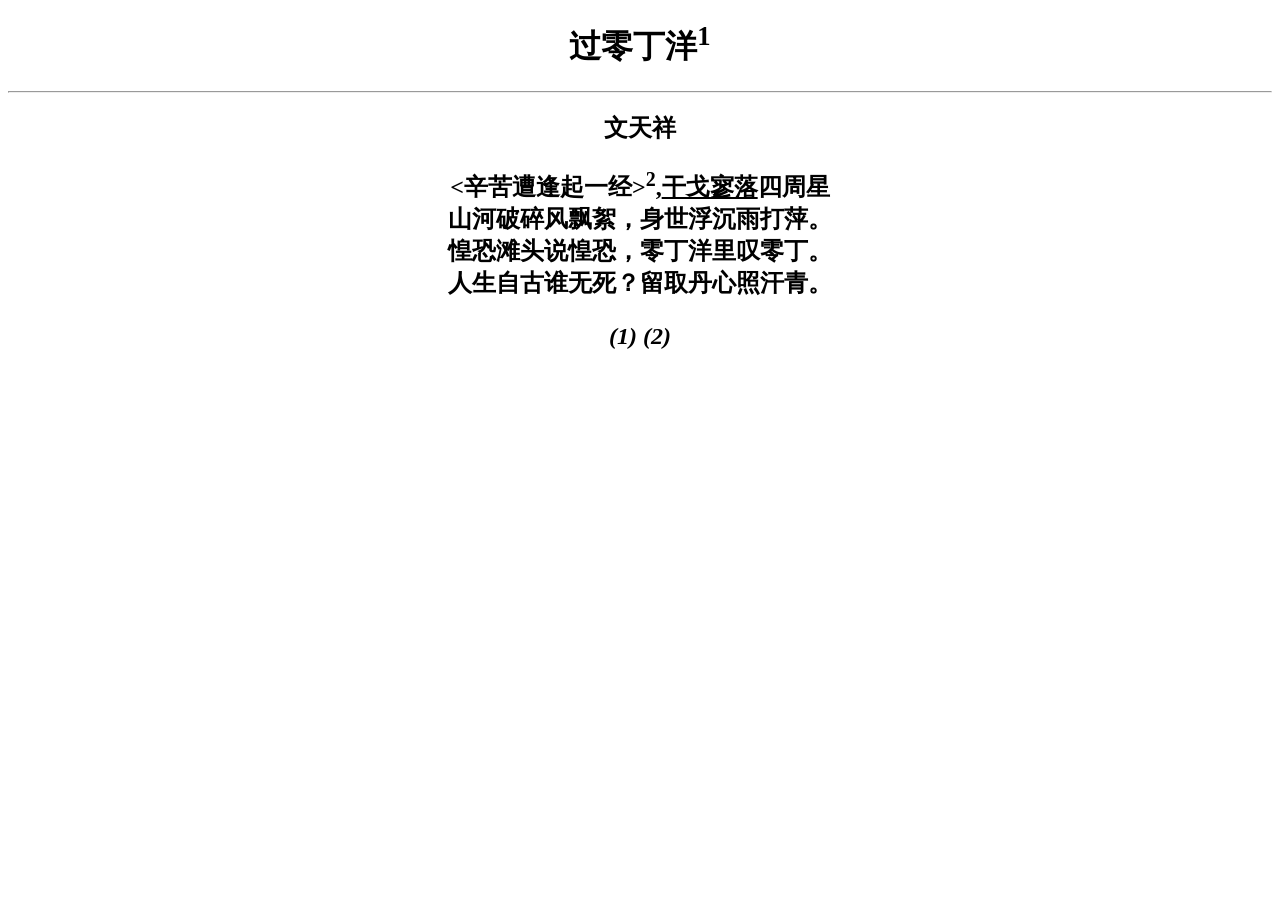
<file: poem.html>
<!doctype html>
<html> 
<head> 
<meta charset="utf-8"> 
<title>过零丁洋</title> 
</head>
<body>
<h1 align="center">过零丁洋<sup>1</sup></h1>
<hr>
<h2 align="center"><strong>文天祥</strong/h2>
<p align="center"><辛苦遭逢起一经><sup>2</sup>,<u>干戈寥落</u>四周星<br>
山河破碎风飘絮，身世浮沉雨打萍。<br>
惶恐滩头说惶恐，零丁洋里叹零丁。<br>
人生自古谁无死？留取丹心照汗青。</b></p>
<p></p>
<i>(1)
<i>(2)
</body>
</html>
</file>
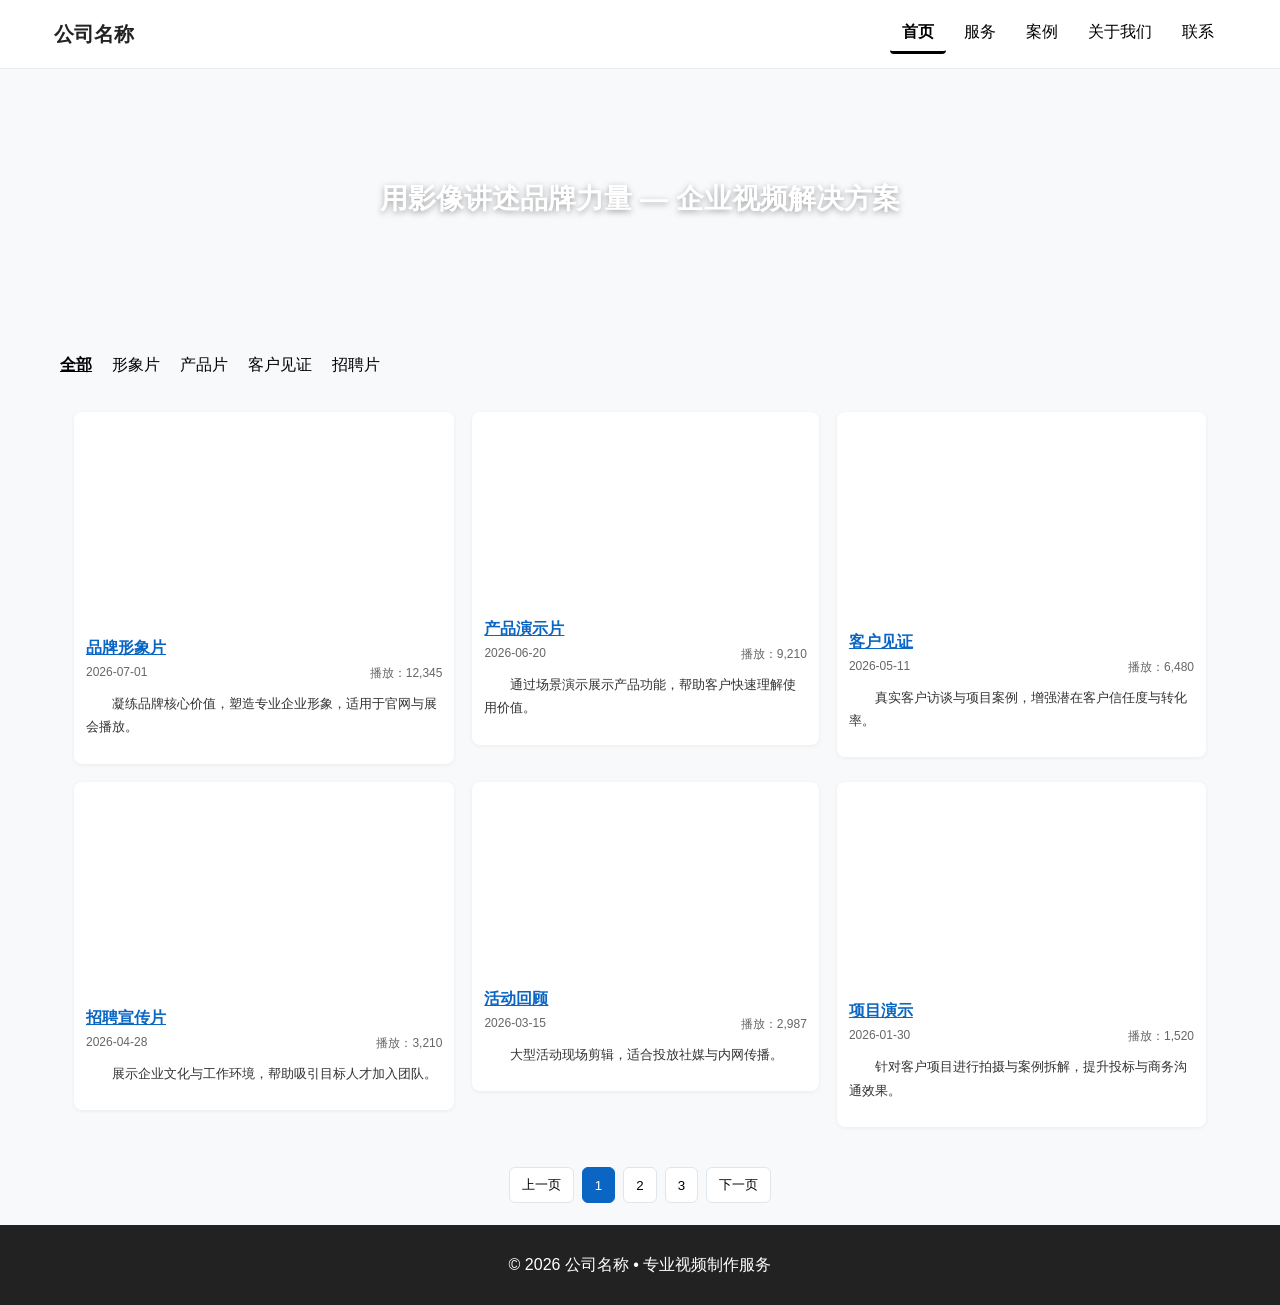
<file: video.list.html>
<!doctype html>
<html lang="zh-CN">
<head>
	<meta charset="utf-8">
	<meta name="viewport" content="width=device-width,initial-scale=1">
	<title>企业视频宣传列表</title>
	<meta name="description" content="企业视频宣传列表，照片墙展示，带分页工具条。">
	<style>
		/* 通用 */
		:root{--primary:#c00;--muted:#666;--bg:#f7f9fb}
		*{box-sizing:border-box}
		body{font-family:Helvetica,Arial,'Microsoft Yahei',sans-serif;margin:0;background:var(--bg);color:#222}
		a{color:inherit}

		/* 页眉与导航 */
		.header{background:#fff;border-bottom:1px solid #e6edf3}
		.header-inner{max-width:1200px;margin:0 auto;display:flex;align-items:center;justify-content:space-between;padding:14px}
		.brand{font-size:20px;font-weight:700}
		.nav{display:flex;gap:6px}
		.nav a{display:inline-block;padding:8px 12px;text-decoration:none;color:#000;font-weight:400;border-bottom:3px solid transparent;border-radius:4px}
		.nav a.active{font-weight:700;border-bottom-color:#000}
		.nav a:hover{background:var(--primary);color:#fff}

		/* banner */
		.banner-wrap{width:100%;overflow:hidden}
		.banner{width:100%;min-width:1200px;height:260px;background-image:url('https://picsum.photos/seed/banner/1600/400');background-size:cover;background-position:center;display:flex;align-items:center;color:#fff}
		.banner .inner{max-width:1200px;margin:0 auto;padding:24px}
		.banner h2{margin:0;font-size:28px;text-shadow:0 2px 6px rgba(0,0,0,.35)}

		/* 主体 */
		.container{max-width:1200px;margin:20px auto;padding:0 16px}
		.subnav{display:flex;gap:12px;margin:12px 0}
		.subnav a{color:#000;text-decoration:none;padding:6px 4px}
		.subnav a.active{font-weight:700;text-decoration:underline}
		.subnav a:hover{font-weight:700}

		/* 照片墙表格 */
		table.video-table{width:100%;border-collapse:separate;border-spacing:18px}
		table.video-table td{vertical-align:top;padding:0}
		.card{background:#fff;border-radius:8px;overflow:hidden;box-shadow:0 1px 4px rgba(0,0,0,.06)}
		.thumb{display:block;width:100%;height:0;padding-bottom:56.25%;background-size:cover;background-position:center}
		.card-body{padding:12px}
		.title{font-size:16px;margin:0 0 6px;color:#0b66c3}
		.meta{font-size:12px;color:var(--muted);margin-bottom:8px}
		.summary{font-size:13px;color:#333;line-height:1.8;text-indent:2em}

		/* 分页 */
		.pagination{display:flex;gap:8px;justify-content:center;margin:22px 0}
		.pager{background:#fff;border:1px solid #e1e6eb;padding:8px 12px;border-radius:6px;cursor:pointer}
		.pager.active{background:#0b66c3;color:#fff;border-color:#0b66c3}

		/* 页脚 */
		.site-footer{background:#222;color:#fff;height:80px;display:flex;align-items:center;justify-content:center}

		/* 响应式：在窄屏下改为单列 */
		@media(max-width:900px){
			.header-inner,.banner .inner,.container{padding:12px}
			table.video-table{display:block}
			table.video-table tr{display:flex;flex-direction:column;gap:18px}
		}
	</style>
</head>
<body>
	<header class="header">
		<div class="header-inner">
			<div class="brand">公司名称</div>
			<nav class="nav" aria-label="主导航">
				<a href="#" class="active">首页</a>
				<a href="#">服务</a>
				<a href="#">案例</a>
				<a href="#">关于我们</a>
				<a href="#">联系</a>
			</nav>
		</div>
	</header>

	<div class="banner-wrap">
		<div class="banner">
			<div class="inner">
				<h2>用影像讲述品牌力量 — 企业视频解决方案</h2>
			</div>
		</div>
	</div>

	<main class="container">
		<div class="subnav" role="navigation" aria-label="二级导航">
			<a href="#" class="active">全部</a>
			<a href="#">形象片</a>
			<a href="#">产品片</a>
			<a href="#">客户见证</a>
			<a href="#">招聘片</a>
		</div>

		<table class="video-table" role="grid">
			<tbody>
				<tr>
					<td>
						<article class="card">
							<a class="thumb" href="#" style="background-image:url('https://picsum.photos/seed/v1/800/450')" aria-label="播放：品牌形象片"></a>
							<div class="card-body">
								<h3 class="title"><a href="#">品牌形象片</a></h3>
								<div class="meta">2026-07-01 <span style="float:right">播放：12,345</span></div>
								<p class="summary">凝练品牌核心价值，塑造专业企业形象，适用于官网与展会播放。</p>
							</div>
						</article>
					</td>

					<td>
						<article class="card">
							<a class="thumb" href="#" style="background-image:url('https://picsum.photos/seed/v2/800/450')" aria-label="播放：产品演示片"></a>
							<div class="card-body">
								<h3 class="title"><a href="#">产品演示片</a></h3>
								<div class="meta">2026-06-20 <span style="float:right">播放：9,210</span></div>
								<p class="summary">通过场景演示展示产品功能，帮助客户快速理解使用价值。</p>
							</div>
						</article>
					</td>

					<td>
						<article class="card">
							<a class="thumb" href="#" style="background-image:url('https://picsum.photos/seed/v3/800/450')" aria-label="播放：客户见证"></a>
							<div class="card-body">
								<h3 class="title"><a href="#">客户见证</a></h3>
								<div class="meta">2026-05-11 <span style="float:right">播放：6,480</span></div>
								<p class="summary">真实客户访谈与项目案例，增强潜在客户信任度与转化率。</p>
							</div>
						</article>
					</td>
				</tr>

				<tr>
					<td>
						<article class="card">
							<a class="thumb" href="#" style="background-image:url('https://picsum.photos/seed/v4/800/450')" aria-label="播放：招聘宣传片"></a>
							<div class="card-body">
								<h3 class="title"><a href="#">招聘宣传片</a></h3>
								<div class="meta">2026-04-28 <span style="float:right">播放：3,210</span></div>
								<p class="summary">展示企业文化与工作环境，帮助吸引目标人才加入团队。</p>
							</div>
						</article>
					</td>

					<td>
						<article class="card">
							<a class="thumb" href="#" style="background-image:url('https://picsum.photos/seed/v5/800/450')" aria-label="播放：活动回顾"></a>
							<div class="card-body">
								<h3 class="title"><a href="#">活动回顾</a></h3>
								<div class="meta">2026-03-15 <span style="float:right">播放：2,987</span></div>
								<p class="summary">大型活动现场剪辑，适合投放社媒与内网传播。</p>
							</div>
						</article>
					</td>

					<td>
						<article class="card">
							<a class="thumb" href="#" style="background-image:url('https://picsum.photos/seed/v6/800/450')" aria-label="播放：项目演示"></a>
							<div class="card-body">
								<h3 class="title"><a href="#">项目演示</a></h3>
								<div class="meta">2026-01-30 <span style="float:right">播放：1,520</span></div>
								<p class="summary">针对客户项目进行拍摄与案例拆解，提升投标与商务沟通效果。</p>
							</div>
						</article>
					</td>
				</tr>
			</tbody>
		</table>

		<div class="pagination" role="navigation" aria-label="分页">
			<button class="pager" id="prev">上一页</button>
			<button class="pager active" data-page="1">1</button>
			<button class="pager" data-page="2">2</button>
			<button class="pager" data-page="3">3</button>
			<button class="pager" id="next">下一页</button>
		</div>
	</main>

	<footer class="site-footer">
		<div>© 2026 公司名称 • 专业视频制作服务</div>
	</footer>

	<script>
		// 简单分页高亮演示（页面未接后端）
		document.querySelectorAll('.pagination .pager[data-page]').forEach(btn=>{
			btn.addEventListener('click',()=>{
				document.querySelectorAll('.pagination .pager').forEach(b=>b.classList.remove('active'));
				btn.classList.add('active');
			});
		});
		document.getElementById('prev').addEventListener('click',()=>{
			let active = document.querySelector('.pagination .pager.active[data-page]');
			if(!active) return; let p = Math.max(1,Number(active.dataset.page)-1);
			document.querySelector('.pagination .pager[data-page="'+p+'"]').click();
		});
		document.getElementById('next').addEventListener('click',()=>{
			let active = document.querySelector('.pagination .pager.active[data-page]');
			if(!active) return; let p = Math.min(3,Number(active.dataset.page)+1);
			document.querySelector('.pagination .pager[data-page="'+p+'"]').click();
		});
	</script>
</body>
</html>
</file>
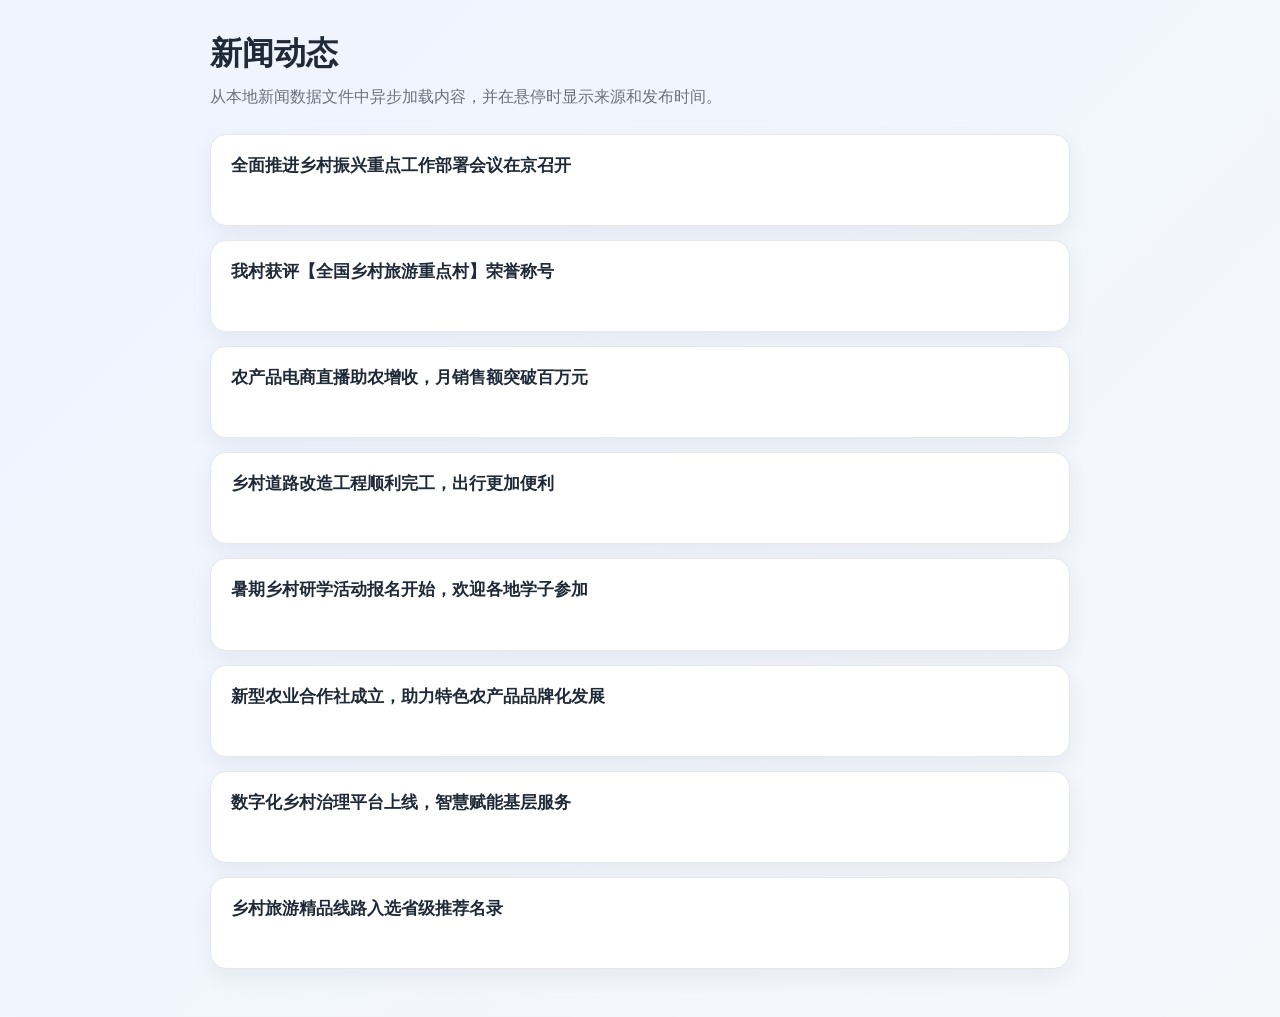
<file: xuanran.html>
<!DOCTYPE html>
<html lang="zh-CN">
<head>
    <meta charset="UTF-8" />
    <meta name="viewport" content="width=device-width, initial-scale=1.0" />
    <title>新闻动态</title>
    <style>
        :root {
            color-scheme: light;
            font-family: "Microsoft YaHei", Arial, sans-serif;
            --bg: #f5f7fb;
            --card: #ffffff;
            --text: #1f2937;
            --muted: #6b7280;
            --accent: #2563eb;
            --border: #e5e7eb;
        }

        * {
            box-sizing: border-box;
        }

        body {
            margin: 0;
            background: linear-gradient(135deg, #eef4ff 0%, var(--bg) 100%);
            color: var(--text);
        }

        .page {
            max-width: 900px;
            margin: 0 auto;
            padding: 32px 20px 48px;
        }

        .page-header {
            margin-bottom: 24px;
        }

        .page-header h1 {
            margin: 0 0 8px;
            font-size: 2rem;
        }

        .page-header p {
            margin: 0;
            color: var(--muted);
            line-height: 1.6;
        }

        .news-list {
            list-style: none;
            padding: 0;
            margin: 0;
            display: grid;
            gap: 14px;
        }

        .news-item {
            background: var(--card);
            border: 1px solid var(--border);
            border-radius: 16px;
            padding: 18px 20px;
            box-shadow: 0 8px 22px rgba(15, 23, 42, 0.06);
            transition: transform 0.2s ease, box-shadow 0.2s ease;
            position: relative;
        }

        .news-item:hover {
            transform: translateY(-2px);
            box-shadow: 0 12px 28px rgba(15, 23, 42, 0.1);
        }

        .news-link {
            display: block;
            color: var(--text);
            text-decoration: none;
            font-size: 1.05rem;
            font-weight: 600;
            line-height: 1.5;
            margin-bottom: 10px;
        }

        .news-link:hover {
            color: var(--accent);
        }

        .news-meta {
            display: flex;
            flex-wrap: wrap;
            gap: 12px;
            color: var(--muted);
            font-size: 0.92rem;
            opacity: 0;
            transform: translateY(4px);
            transition: opacity 0.2s ease, transform 0.2s ease;
        }

        .news-item:hover .news-meta {
            opacity: 1;
            transform: translateY(0);
        }

        .status {
            padding: 18px 20px;
            background: var(--card);
            border: 1px dashed var(--border);
            border-radius: 16px;
            color: var(--muted);
        }
    </style>
</head>
<body>
    <main class="page">
        <header class="page-header">
            <h1>新闻动态</h1>
            <p>从本地新闻数据文件中异步加载内容，并在悬停时显示来源和发布时间。</p>
        </header>
        <ul id="newsList" class="news-list"></ul>
    </main>

    <script>
        const newsList = document.getElementById('newsList');

        async function loadNews() {
            try {
                const response = await fetch('news.html');
                if (!response.ok) {
                    throw new Error('新闻数据加载失败');
                }
                const data = await response.text();
                const news = JSON.parse(data);
                renderNews(news);
            } catch (error) {
                newsList.innerHTML = `<li class="status">${error.message}</li>`;
            }
        }

        function renderNews(news) {
            newsList.innerHTML = '';
            if (!Array.isArray(news) || news.length === 0) {
                newsList.innerHTML = '<li class="status">当前没有可显示的新闻。</li>';
                return;
            }

            const fragment = document.createDocumentFragment();
            news.forEach((item) => {
                const li = document.createElement('li');
                li.className = 'news-item';

                const link = document.createElement('a');
                link.className = 'news-link';
                link.href = item.link;
                link.target = '_blank';
                link.rel = 'noopener noreferrer';
                link.textContent = item.title;
                link.addEventListener('click', () => {
                    window.open(item.link, '_blank', 'noopener,noreferrer');
                });

                const meta = document.createElement('div');
                meta.className = 'news-meta';
                meta.innerHTML = `<span>来源：${item.source}</span><span>发布时间：${item.date}</span>`;

                li.appendChild(link);
                li.appendChild(meta);
                fragment.appendChild(li);
            });

            newsList.appendChild(fragment);
        }

        loadNews();
    </script>
</body>
</html>
</file>
<file: styles.css>
:root {
    --bg: #0a1128;
    --card: #111a3c;
    --panel: #15274a;
    --accent: #f59e0b;
    --accent-strong: #eab308;
    --text: #eef2ff;
    --muted: #a8b4d1;
    --border: rgba(255, 255, 255, 0.08);
}

* {
    box-sizing: border-box;
}

body {
    margin: 0;
    font-family: "Segoe UI", Tahoma, Geneva, Verdana, sans-serif;
    background: radial-gradient(circle at top, #162447 0%, #0a1128 55%);
    color: var(--text);
}

button,
input {
    font: inherit;
}

.site-shell {
    min-height: 100vh;
    display: flex;
    flex-direction: column;
}

.header {
    display: flex;
    align-items: center;
    justify-content: space-between;
    padding: 20px 24px;
    gap: 16px;
    border-bottom: 1px solid var(--border);
    background: rgba(9, 15, 35, 0.96);
    position: sticky;
    top: 0;
    z-index: 10;
}

.brand {
    font-size: 1.6rem;
    font-weight: 700;
    letter-spacing: 0.05em;
}

.nav-bar {
    display: flex;
    flex-wrap: wrap;
    gap: 10px;
}

.nav-button {
    border: 1px solid transparent;
    padding: 10px 16px;
    background: transparent;
    color: var(--text);
    border-radius: 999px;
    cursor: pointer;
    transition: all 0.2s ease;
}

.nav-button:hover,
.nav-button.active {
    background: rgba(245, 158, 11, 0.16);
    border-color: rgba(245, 158, 11, 0.4);
}

.user-panel {
    display: flex;
    gap: 10px;
    align-items: center;
}

.user-info {
    font-size: 0.95rem;
    color: var(--muted);
}

.action-button,
.primary-button,
.tactic,
.lineup-slot button,
.player-action {
    border: none;
    border-radius: 999px;
    cursor: pointer;
    transition: transform 0.15s ease, box-shadow 0.15s ease;
}

.action-button,
.primary-button,
.tactic,
.player-action {
    background: linear-gradient(135deg, #f59e0b, #eab308);
    color: #0f172a;
    padding: 10px 16px;
    font-weight: 700;
}

.action-button:hover,
.primary-button:hover,
.tactic:hover,
.lineup-slot button:hover,
.player-action:hover {
    transform: translateY(-1px);
    box-shadow: 0 10px 20px rgba(234, 179, 8, 0.2);
}

.hidden {
    display: none !important;
}

.content {
    flex: 1;
    padding: 24px;
    width: min(1260px, 100%);
    margin: 0 auto;
}

.page-section {
    display: none;
}

.page-section.active {
    display: block;
}

.hero-card,
.card-grid,
.section-header,
.strategy-box,
.detail-card,
.auth-modal {
    background: rgba(10, 17, 40, 0.92);
    border: 1px solid var(--border);
    border-radius: 24px;
}

.hero-card {
    padding: 32px;
    margin-bottom: 24px;
}

.hero-card h1 {
    margin: 0 0 12px;
    font-size: clamp(2rem, 3.2vw, 3rem);
}

.hero-card p {
    margin: 0 0 24px;
    color: var(--muted);
    line-height: 1.7;
}

.stats-panel {
    display: grid;
    gap: 16px;
    grid-template-columns: repeat(auto-fit, minmax(220px, 1fr));
}

.stats-panel strong {
    display: block;
    margin-bottom: 8px;
    color: var(--text);
}

.strong-text {
    color: #f8fafc;
}

.card-grid {
    display: grid;
    gap: 18px;
}

.mini-card {
    padding: 22px;
    border-radius: 20px;
    background: linear-gradient(180deg, rgba(17, 21, 51, 0.9), rgba(24, 34, 70, 0.9));
    border: 1px solid rgba(255, 255, 255, 0.07);
}

.mini-card h2 {
    margin: 0 0 10px;
    font-size: 1rem;
    color: var(--accent);
}

.mini-card p {
    margin: 0;
    font-size: 1.8rem;
}

.section-header {
    padding: 24px;
    margin-bottom: 18px;
}

.section-header h2 {
    margin: 0 0 10px;
}

.section-header p {
    margin: 0;
    color: var(--muted);
}

.shop-grid {
    grid-template-columns: repeat(auto-fit, minmax(220px, 1fr));
}

.player-card {
    padding: 20px;
    display: grid;
    gap: 14px;
}

.player-card h3 {
    margin: 0;
}

.player-card p {
    margin: 0;
    color: var(--muted);
    line-height: 1.5;
}

.player-card small {
    color: #f59e0b;
}

.player-card .player-actions {
    display: flex;
    gap: 10px;
    flex-wrap: wrap;
}

.player-card .player-actions button {
    padding: 10px 14px;
    font-weight: 700;
}

.strategy-panel {
    display: grid;
    gap: 20px;
    grid-template-columns: 1.5fr 1fr;
}

.lineup-grid {
    display: grid;
    gap: 12px;
}

.lineup-slot {
    padding: 18px;
    border-radius: 18px;
    background: rgba(18, 32, 70, 0.9);
    border: 1px solid var(--border);
    display: flex;
    justify-content: space-between;
    align-items: center;
}

.lineup-slot span {
    color: var(--muted);
}

.tactic-buttons {
    display: flex;
    gap: 10px;
    flex-wrap: wrap;
}

.selected-tactic {
    margin-top: 18px;
    padding: 18px;
    border-radius: 18px;
    background: rgba(255, 255, 255, 0.05);
}

.detail-card {
    padding: 24px;
}

.detail-card h3 {
    margin-top: 0;
}

.detail-list {
    display: grid;
    gap: 12px;
}

.detail-item {
    display: flex;
    justify-content: space-between;
    padding: 12px 16px;
    border-radius: 14px;
    background: rgba(14, 24, 60, 0.9);
}

.overlay {
    position: fixed;
    inset: 0;
    background: rgba(4, 10, 30, 0.7);
    display: grid;
    place-items: center;
    z-index: 20;
}

.auth-modal {
    width: min(520px, 95vw);
    padding: 24px;
    position: relative;
}

.auth-tabs {
    display: flex;
    gap: 10px;
    margin-bottom: 20px;
}

.tab {
    flex: 1;
    padding: 14px 0;
    background: rgba(255, 255, 255, 0.06);
    color: var(--text);
    border-radius: 999px;
}

.tab.active {
    background: rgba(245, 158, 11, 0.18);
}

.auth-form {
    display: none;
    gap: 14px;
    display: grid;
}

.auth-form.active {
    display: grid;
}

.auth-form label {
    font-size: 0.95rem;
    color: var(--muted);
}

.auth-form input {
    padding: 14px 16px;
    border-radius: 14px;
    border: 1px solid rgba(255, 255, 255, 0.1);
    background: rgba(255, 255, 255, 0.04);
    color: var(--text);
}

.close-button {
    position: absolute;
    top: 16px;
    right: 16px;
    background: transparent;
    color: var(--text);
    font-size: 1.2rem;
    border: none;
    cursor: pointer;
}

footer.footer {
    padding: 18px 24px;
    background: rgba(9, 15, 35, 0.96);
    text-align: center;
    color: var(--muted);
}

@media (max-width: 900px) {
    .strategy-panel {
        grid-template-columns: 1fr;
    }
}

@media (max-width: 720px) {
    .header {
        flex-direction: column;
        align-items: stretch;
    }
    .nav-bar {
        justify-content: center;
    }
}

/* --- Custom site-wide enhancements requested by user --- */

/* 1) Header navigation links: no underline, default black text;
   active link is bold with a bottom border; hover shows red background and white text */
.header .nav-bar a,
.header .nav-bar a:link,
.header .nav-bar a:visited {
    text-decoration: none;
    color: #000;
    padding: 8px 12px;
    display: inline-block;
    border-bottom: 3px solid transparent;
    transition: background-color 0.18s ease, color 0.18s ease, border-color 0.18s ease;
}
.header .nav-bar a.active,
.header .nav-bar a.current {
    font-weight: 700;
    border-bottom-color: #000;
}
.header .nav-bar a:hover {
    background-color: #e11;
    color: #fff;
}

/* 2) Banner: responsive width with a minimum width of 1200px */
.banner,
.hero-card.banner {
    width: 100%;
    min-width: 1200px;
    max-width: 100%;
    box-sizing: border-box;
}

/* 3) Content area secondary (sub) navigation links */
.content .sub-nav a,
.section-header .sub-nav a {
    text-decoration: none;
    color: #000;
    transition: font-weight 0.12s ease;
}
.content .sub-nav a.active,
.section-header .sub-nav a.active {
    font-weight: 700;
    text-decoration: underline;
}
.content .sub-nav a:hover,
.section-header .sub-nav a:hover {
    font-weight: 700;
}

/* 4) Article / body text formatting: first-line indent, line-height, text color */
.content p,
article p,
.detail-card p {
    text-indent: 2em;
    line-height: 1.8;
    color: #333;
    margin: 0 0 1em 0;
}

/* 5) Footer: background color and centered content both horizontally & vertically */
footer.footer {
    background: #f3f4f6 !important;
    color: #111 !important;
    display: flex;
    align-items: center;
    justify-content: center;
    text-align: center;
    padding: 20px 24px;
    min-height: 64px;
}

/* Requested global styling */
body {
    background-image: url("bg-pattern.svg");
    background-repeat: repeat-x;
    background-position: top center;
    background-color: #0a1128;
}

a,
a:link,
a:visited {
    text-decoration: none;
}

h1,
.software-title,
.title {
    font-family: "微软雅黑", "Microsoft YaHei", sans-serif;
    font-weight: 700;
    font-size: 36px;
    color: #fff;
}

.outer-table,
table.outer-table {
    border: 1px solid #B4B0B0;
    border-collapse: collapse;
}

.outer-table td,
.outer-table th,
table.outer-table td,
table.outer-table th {
    font-family: "微软雅黑", "Microsoft YaHei", sans-serif;
    font-size: 16px;
}

.inner-table td,
.inner-table th,
table.inner-table td,
table.inner-table th {
    height: 90px;
}

input[type="text"],
input[type="password"],
input[type="email"],
input[type="search"],
textarea,
select {
    width: 100%;
    padding: 25px;
    border: 1px solid #CCC;
    border-radius: 4px;
    font-size: 20px;
    box-sizing: border-box;
}

input[type="text"]:focus,
input[type="password"]:focus,
input[type="email"]:focus,
input[type="search"]:focus,
textarea:focus,
select:focus {
    border-color: #6596EC;
    box-shadow: 0 0 0 2px #6596EC;
    outline: none;
}

button,
input[type="button"],
input[type="submit"],
input[type="reset"],
.btn {
    appearance: none;
    -webkit-appearance: none;
    border: 1px solid transparent;
    border-radius: 4px;
    background-color: #6596EC;
    color: #fff;
    cursor: pointer;
    padding: 8px 16px;
    font: inherit;
    transition: background-color 0.2s ease;
}

button:hover,
input[type="button"]:hover,
input[type="submit"]:hover,
input[type="reset"]:hover,
.btn:hover {
    background-color: #444DE8;
}
</file>
<file: beautifulnew.css>
﻿.page-plan,
.news-panel,
.footer-inner,
.content {
    width: min(1200px, 100%);
    min-width: 400px;
    margin: 0 auto;
}

.page-plan {
    padding: 24px;
    margin-bottom: 32px;
    background: rgba(255, 255, 255, 0.04);
    border: 1px solid rgba(255, 255, 255, 0.08);
    border-radius: 24px;
}

.plan-title span {
    display: inline-block;
    margin-bottom: 10px;
    color: var(--accent);
    font-weight: 700;
}

.plan-title p {
    margin: 0;
    color: var(--muted);
}

.layout-diagram {
    display: grid;
    gap: 16px;
    margin-top: 20px;
}

.layout-block {
    padding: 24px 20px;
    border-radius: 20px;
    text-align: center;
    background: rgba(9, 15, 35, 0.92);
    border: 1px solid rgba(255, 255, 255, 0.08);
    color: var(--text);
    min-height: 120px;
    display: flex;
    justify-content: center;
    align-items: center;
    line-height: 1.5;
}

.news-panel {
    padding-bottom: 24px;
}

.panel-header {
    display: flex;
    flex-wrap: wrap;
    align-items: flex-end;
    justify-content: space-between;
    gap: 18px;
    padding: 24px;
    border-radius: 24px;
    background: rgba(10, 17, 40, 0.92);
    border: 1px solid rgba(255, 255, 255, 0.08);
    margin-bottom: 18px;
}

.eyebrow {
    margin: 0 0 12px;
    color: var(--accent);
    letter-spacing: 0.12em;
    text-transform: uppercase;
    font-size: 0.85rem;
}

.panel-header h1 {
    margin: 0;
    font-size: clamp(2rem, 2.8vw, 2.6rem);
}

.panel-description {
    margin: 10px 0 0;
    color: var(--muted);
    max-width: 680px;
    line-height: 1.8;
}

.tabs {
    display: flex;
    flex-wrap: wrap;
    gap: 12px;
}

.tab-button {
    border: 1px solid rgba(255, 255, 255, 0.12);
    background: rgba(255, 255, 255, 0.04);
    color: var(--text);
    border-radius: 999px;
    padding: 12px 20px;
    cursor: pointer;
    transition: background 0.2s ease, border-color 0.2s ease;
}

.tab-button:hover,
.tab-button.active {
    background: rgba(245, 158, 11, 0.16);
    border-color: rgba(245, 158, 11, 0.5);
}

.tab-content {
    display: grid;
    gap: 18px;
}

.tab-pane {
    display: none;
}

.tab-pane.active {
    display: grid;
    gap: 18px;
}

.news-card {
    padding: 22px;
    border-radius: 22px;
    background: rgba(17, 21, 51, 0.88);
    border: 1px solid rgba(255, 255, 255, 0.08);
    box-shadow: 0 16px 30px rgba(0, 0, 0, 0.12);
}

.news-card h3 {
    margin: 0 0 10px;
    font-size: 1.2rem;
}

.news-card .meta {
    display: flex;
    flex-wrap: wrap;
    gap: 12px;
    font-size: 0.9rem;
    color: var(--muted);
}

.news-card p {
    margin: 14px 0 0;
    line-height: 1.75;
    color: #dbeafe;
}

.news-card a {
    color: var(--accent);
    text-decoration: none;
    font-weight: 700;
}

.news-footer {
    padding: 20px 0 28px;
    background: rgba(9, 15, 35, 0.94);
    border-top: 1px solid rgba(255, 255, 255, 0.06);
}

.footer-inner {
    display: flex;
    flex-wrap: wrap;
    justify-content: space-between;
    gap: 12px;
    color: var(--muted);
}

.footer-inner p {
    margin: 0;
}

@media (max-width: 840px) {
    .panel-header {
        align-items: flex-start;
    }
    .panel-header h1 {
        font-size: 2rem;
    }
    .layout-block {
        min-height: 90px;
    }
}
</file>
<file: dengluzhaopin.css>
body {
    margin: 0;
    padding: 24px;
    font-family: "微软雅黑", "Microsoft YaHei", sans-serif;
    background-image: url("bg-pattern.svg");
    background-repeat: repeat-x;
    background-position: top center;
    background-color: #0a1128;
    color: #333;
}

a,
a:link,
a:visited {
    text-decoration: none;
}

.software-title {
    font-family: "微软雅黑", "Microsoft YaHei", sans-serif;
    font-weight: 700;
    font-size: 36px;
    color: #fff;
    margin-bottom: 24px;
}

.container {
    max-width: 960px;
    margin: 0 auto;
    background: rgba(255, 255, 255, 0.95);
    padding: 24px;
    border-radius: 8px;
    box-shadow: 0 8px 24px rgba(0, 0, 0, 0.15);
}

.outer-table {
    width: 100%;
    border: 1px solid #B4B0B0;
    border-collapse: collapse;
    margin-bottom: 20px;
}

.outer-table td,
.outer-table th {
    font-family: "微软雅黑", "Microsoft YaHei", sans-serif;
    font-size: 16px;
    padding: 10px;
}

.inner-table {
    width: 100%;
    border-collapse: collapse;
}

.inner-table td,
.inner-table th {
    height: 90px;
    padding: 10px;
}

form {
    display: grid;
    gap: 16px;
}

input[type="text"],
input[type="password"],
input[type="email"],
input[type="search"],
textarea,
select {
    width: 100%;
    padding: 25px;
    border: 1px solid #CCC;
    border-radius: 4px;
    font-size: 20px;
    box-sizing: border-box;
}

input[type="text"]:focus,
input[type="password"]:focus,
input[type="email"]:focus,
input[type="search"]:focus,
textarea:focus,
select:focus {
    border-color: #6596EC;
    box-shadow: 0 0 0 2px #6596EC;
    outline: none;
}

button,
input[type="button"],
input[type="submit"],
input[type="reset"],
.btn {
    appearance: none;
    -webkit-appearance: none;
    border: 1px solid transparent;
    border-radius: 4px;
    background-color: #6596EC;
    color: #fff;
    cursor: pointer;
    padding: 10px 18px;
    font: inherit;
    transition: background-color 0.2s ease;
}

button:hover,
input[type="button"]:hover,
input[type="submit"]:hover,
input[type="reset"]:hover,
.btn:hover {
    background-color: #444DE8;
}
</file>
